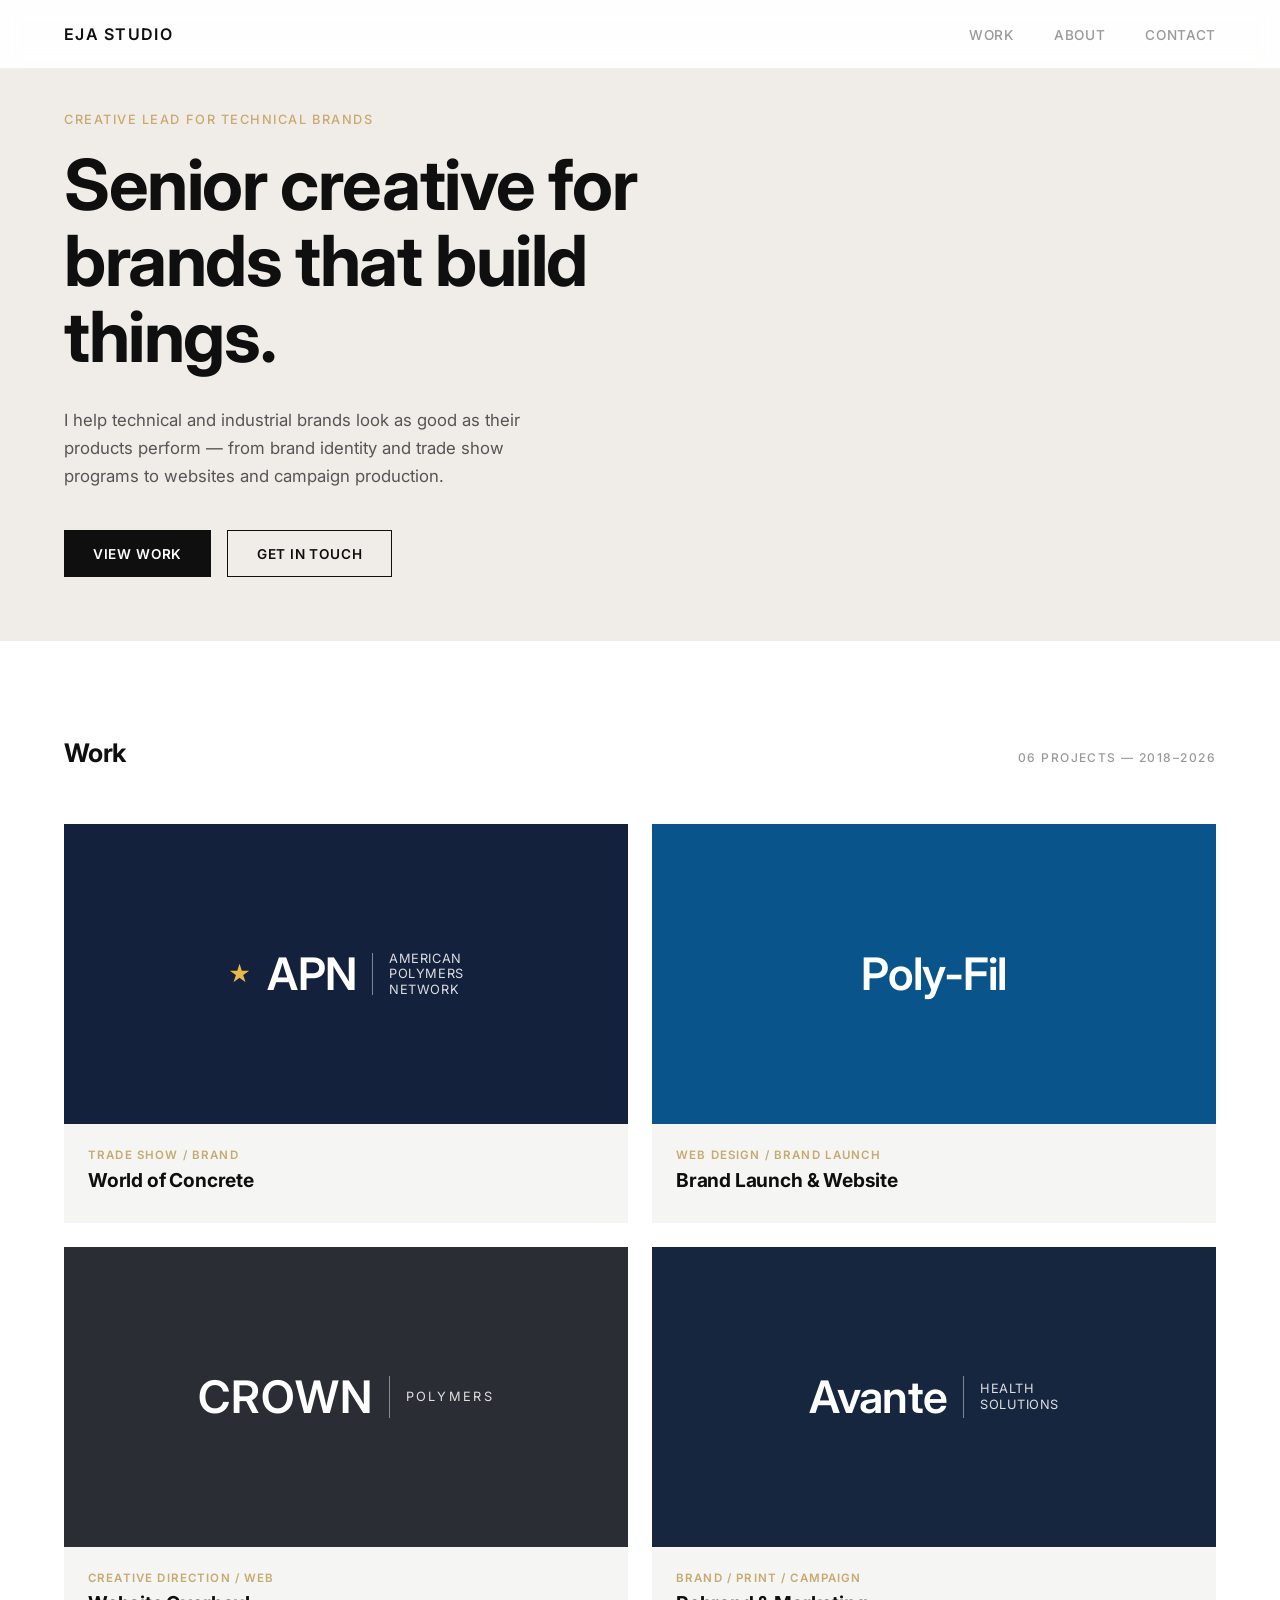
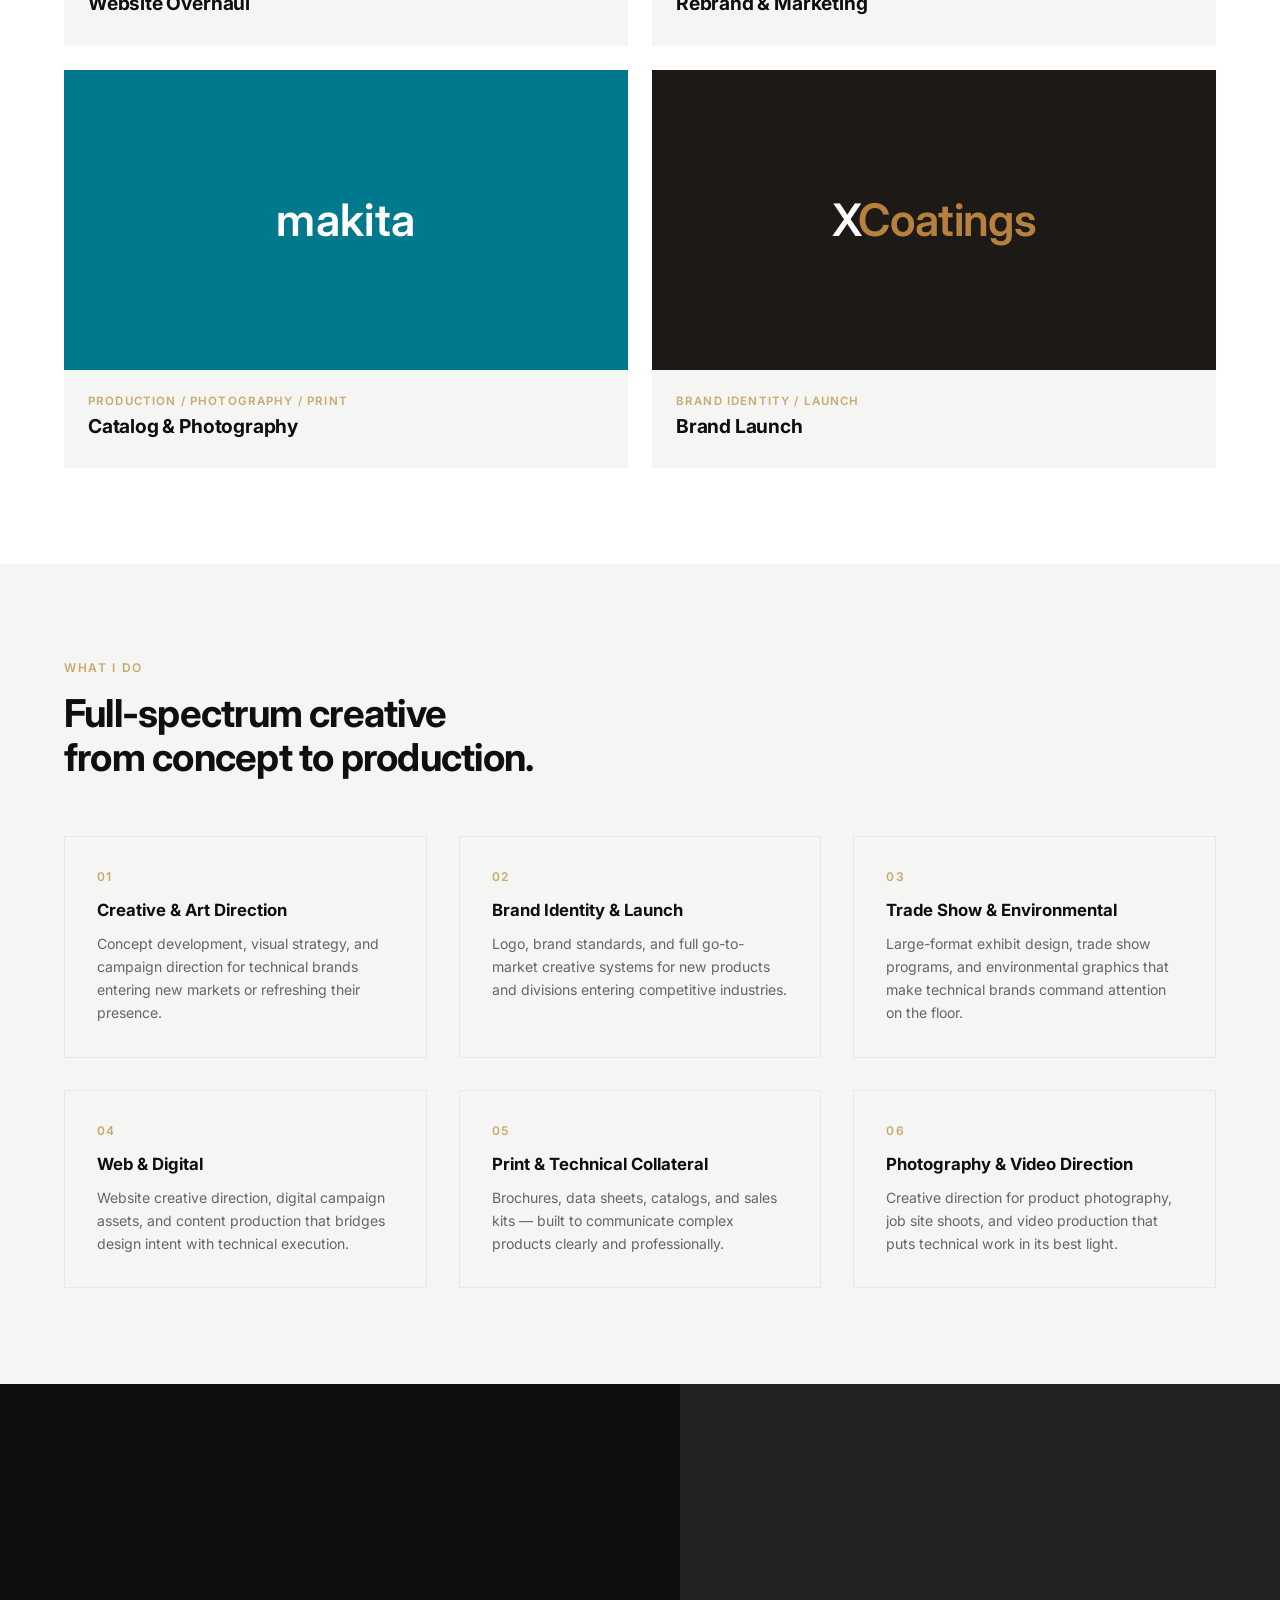
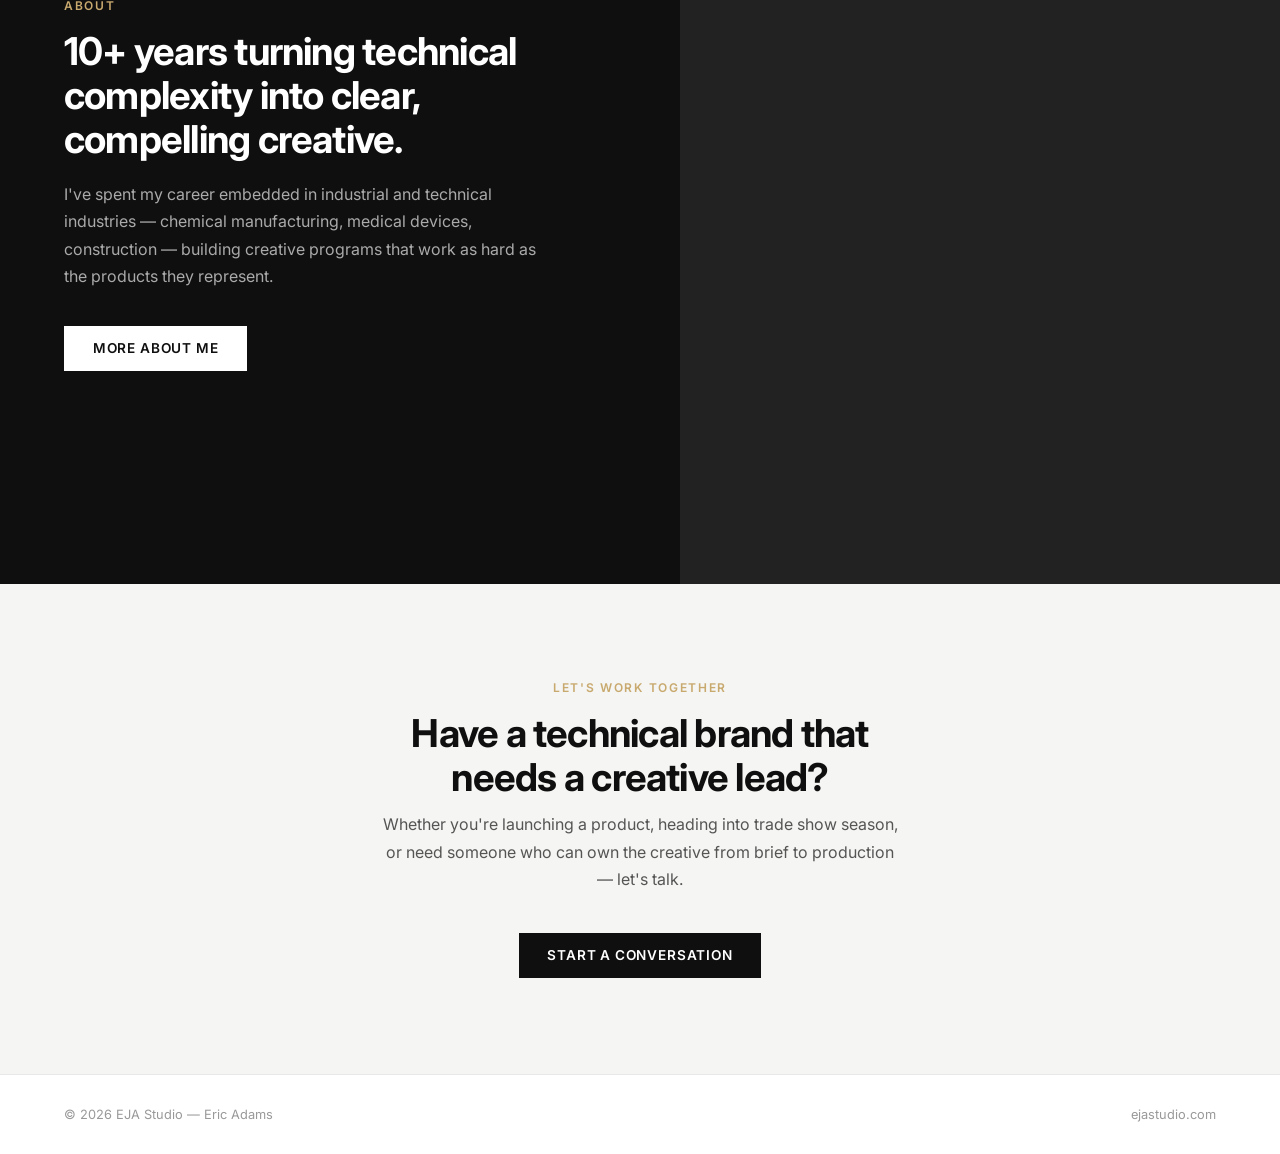
<file: index.html>
<!DOCTYPE html>
<html lang="en">
<head>
  <meta charset="UTF-8">
  <meta name="viewport" content="width=device-width, initial-scale=1.0">
  <title>EJA Studio — Creative Lead for Technical Brands</title>
  <link rel="preconnect" href="https://fonts.googleapis.com">
  <link rel="preconnect" href="https://fonts.gstatic.com" crossorigin>
  <link href="https://fonts.googleapis.com/css2?family=Inter:wght@400;500;600;700&display=swap" rel="stylesheet">
  <link rel="stylesheet" href="css/style.css">
</head>
<body>

  <nav>
    <a href="index.html" class="nav-logo">EJA Studio</a>
    <button class="nav-toggle" aria-label="Toggle navigation" aria-expanded="false">
      <span></span><span></span><span></span>
    </button>
    <ul class="nav-links">
      <li><a href="work.html">Work</a></li>
      <li><a href="about.html">About</a></li>
      <li><a href="contact.html">Contact</a></li>
    </ul>
  </nav>

  <!-- HERO -->
  <section class="hero">
    <p class="hero-eyebrow">Creative Lead for Technical Brands</p>
    <h1>Senior creative for brands that build things.</h1>
    <p class="hero-sub">I help technical and industrial brands look as good as their products perform — from brand identity and trade show programs to websites and campaign production.</p>
    <div class="hero-buttons">
      <a href="work.html" class="btn">View Work</a>
      <a href="contact.html" class="btn btn-outline">Get in Touch</a>
    </div>
  </section>

  <!-- SELECTED WORK -->
  <section>
    <div class="work-index">
      <span class="work-index-label">Work</span>
      <span class="work-index-meta">06 Projects — 2018&ndash;2026</span>
    </div>
    <div class="work-grid">

      <a href="case-apn.html" class="work-card">
        <div class="work-card-image work-card-logo work-card-logo--apn" style="height:300px;">
          <div class="brand-lockup">
            <span class="brand-star">&#9733;</span>
            <span class="brand-name">APN</span>
            <span class="brand-divider"></span>
            <span class="brand-sub">American<br>Polymers<br>Network</span>
          </div>
        </div>
        <div class="work-card-info">
          <p class="work-card-tag">Trade Show / Brand</p>
          <h3 class="work-card-title">World of Concrete</h3>
        </div>
      </a>

      <a href="case-polyfil.html" class="work-card">
        <div class="work-card-image work-card-logo work-card-logo--poly" style="height:300px;">
          <div class="brand-lockup">
            <span class="brand-name">Poly&#8209;Fil</span>
          </div>
        </div>
        <div class="work-card-info">
          <p class="work-card-tag">Web Design / Brand Launch</p>
          <h3 class="work-card-title">Brand Launch & Website</h3>
        </div>
      </a>

      <a href="case-crown.html" class="work-card">
        <div class="work-card-image work-card-logo work-card-logo--crown" style="height:300px;">
          <div class="brand-lockup">
            <span class="brand-name" style="letter-spacing:0.02em;">CROWN</span>
            <span class="brand-divider"></span>
            <span class="brand-sub" style="letter-spacing:0.18em;">Polymers</span>
          </div>
        </div>
        <div class="work-card-info">
          <p class="work-card-tag">Creative Direction / Web</p>
          <h3 class="work-card-title">Website Overhaul</h3>
        </div>
      </a>

      <a href="case-avante.html" class="work-card">
        <div class="work-card-image work-card-logo work-card-logo--avante" style="height:300px;">
          <div class="brand-lockup">
            <span class="brand-name">Avante</span>
            <span class="brand-divider"></span>
            <span class="brand-sub">Health<br>Solutions</span>
          </div>
        </div>
        <div class="work-card-info">
          <p class="work-card-tag">Brand / Print / Campaign</p>
          <h3 class="work-card-title">Rebrand & Marketing</h3>
        </div>
      </a>

      <a href="case-makita.html" class="work-card">
        <div class="work-card-image work-card-logo work-card-logo--makita" style="height:300px;">
          <div class="brand-lockup">
            <span class="brand-name" style="letter-spacing:0.01em;">makita</span>
          </div>
        </div>
        <div class="work-card-info">
          <p class="work-card-tag">Production / Photography / Print</p>
          <h3 class="work-card-title">Catalog & Photography</h3>
        </div>
      </a>

      <a href="case-xcoatings.html" class="work-card">
        <div class="work-card-image work-card-logo work-card-logo--xco" style="height:300px;">
          <div class="brand-lockup">
            <span class="brand-name">X<span class="brand-accent">Coatings</span></span>
          </div>
        </div>
        <div class="work-card-info">
          <p class="work-card-tag">Brand Identity / Launch</p>
          <h3 class="work-card-title">Brand Launch</h3>
        </div>
      </a>

    </div>
  </section>

  <!-- SERVICES -->
  <section class="bg-gray">
    <p class="section-label">What I Do</p>
    <h2 class="section-title">Full-spectrum creative<br>from concept to production.</h2>
    <div class="services-grid">
      <div class="service-item">
        <p class="service-number">01</p>
        <h3 class="service-title">Creative & Art Direction</h3>
        <p class="service-desc">Concept development, visual strategy, and campaign direction for technical brands entering new markets or refreshing their presence.</p>
      </div>
      <div class="service-item">
        <p class="service-number">02</p>
        <h3 class="service-title">Brand Identity & Launch</h3>
        <p class="service-desc">Logo, brand standards, and full go-to-market creative systems for new products and divisions entering competitive industries.</p>
      </div>
      <div class="service-item">
        <p class="service-number">03</p>
        <h3 class="service-title">Trade Show & Environmental</h3>
        <p class="service-desc">Large-format exhibit design, trade show programs, and environmental graphics that make technical brands command attention on the floor.</p>
      </div>
      <div class="service-item">
        <p class="service-number">04</p>
        <h3 class="service-title">Web & Digital</h3>
        <p class="service-desc">Website creative direction, digital campaign assets, and content production that bridges design intent with technical execution.</p>
      </div>
      <div class="service-item">
        <p class="service-number">05</p>
        <h3 class="service-title">Print & Technical Collateral</h3>
        <p class="service-desc">Brochures, data sheets, catalogs, and sales kits — built to communicate complex products clearly and professionally.</p>
      </div>
      <div class="service-item">
        <p class="service-number">06</p>
        <h3 class="service-title">Photography & Video Direction</h3>
        <p class="service-desc">Creative direction for product photography, job site shoots, and video production that puts technical work in its best light.</p>
      </div>
    </div>
  </section>

  <!-- ABOUT STRIP -->
  <section class="about-strip">
    <div class="about-strip-content">
      <p class="section-label">About</p>
      <h2 class="section-title">10+ years turning technical complexity into clear, compelling creative.</h2>
      <p class="section-body">I've spent my career embedded in industrial and technical industries — chemical manufacturing, medical devices, construction — building creative programs that work as hard as the products they represent.</p>
      <br>
      <a href="about.html" class="btn">More About Me</a>
    </div>
    <div class="about-image"></div>
  </section>

  <!-- CONTACT CTA -->
  <section class="contact-section">
    <p class="section-label">Let's Work Together</p>
    <h2 class="section-title">Have a technical brand that needs a creative lead?</h2>
    <p class="section-body">Whether you're launching a product, heading into trade show season, or need someone who can own the creative from brief to production — let's talk.</p>
    <div class="contact-links">
      <a href="contact.html" class="btn">Start a Conversation</a>
    </div>
  </section>

  <footer>
    <span>© 2026 EJA Studio — Eric Adams</span>
    <span>ejastudio.com</span>
  </footer>

  <script>
    var toggle = document.querySelector('.nav-toggle');
    var links = document.querySelector('.nav-links');
    toggle.addEventListener('click', function() {
      var open = links.classList.toggle('is-open');
      toggle.classList.toggle('is-open', open);
      toggle.setAttribute('aria-expanded', open);
    });

    (function() {
      var slides = Array.from(document.querySelectorAll('.hero-slide'));
      if (!slides.length) return;
      var cur = 0, paused = false, timer;
      function go(n) {
        slides[cur].classList.remove('active');
        cur = (n + slides.length) % slides.length;
        slides[cur].classList.add('active');
      }
      function start() { timer = setInterval(function() { if (!paused) go(cur + 1); }, 5000); }
      var right = document.querySelector('.hero-right');
      if (right) {
        right.addEventListener('mouseenter', function() { paused = true; });
        right.addEventListener('mouseleave', function() { paused = false; });
      }
      start();
    })();
  </script>
</body>
</html>
</file>
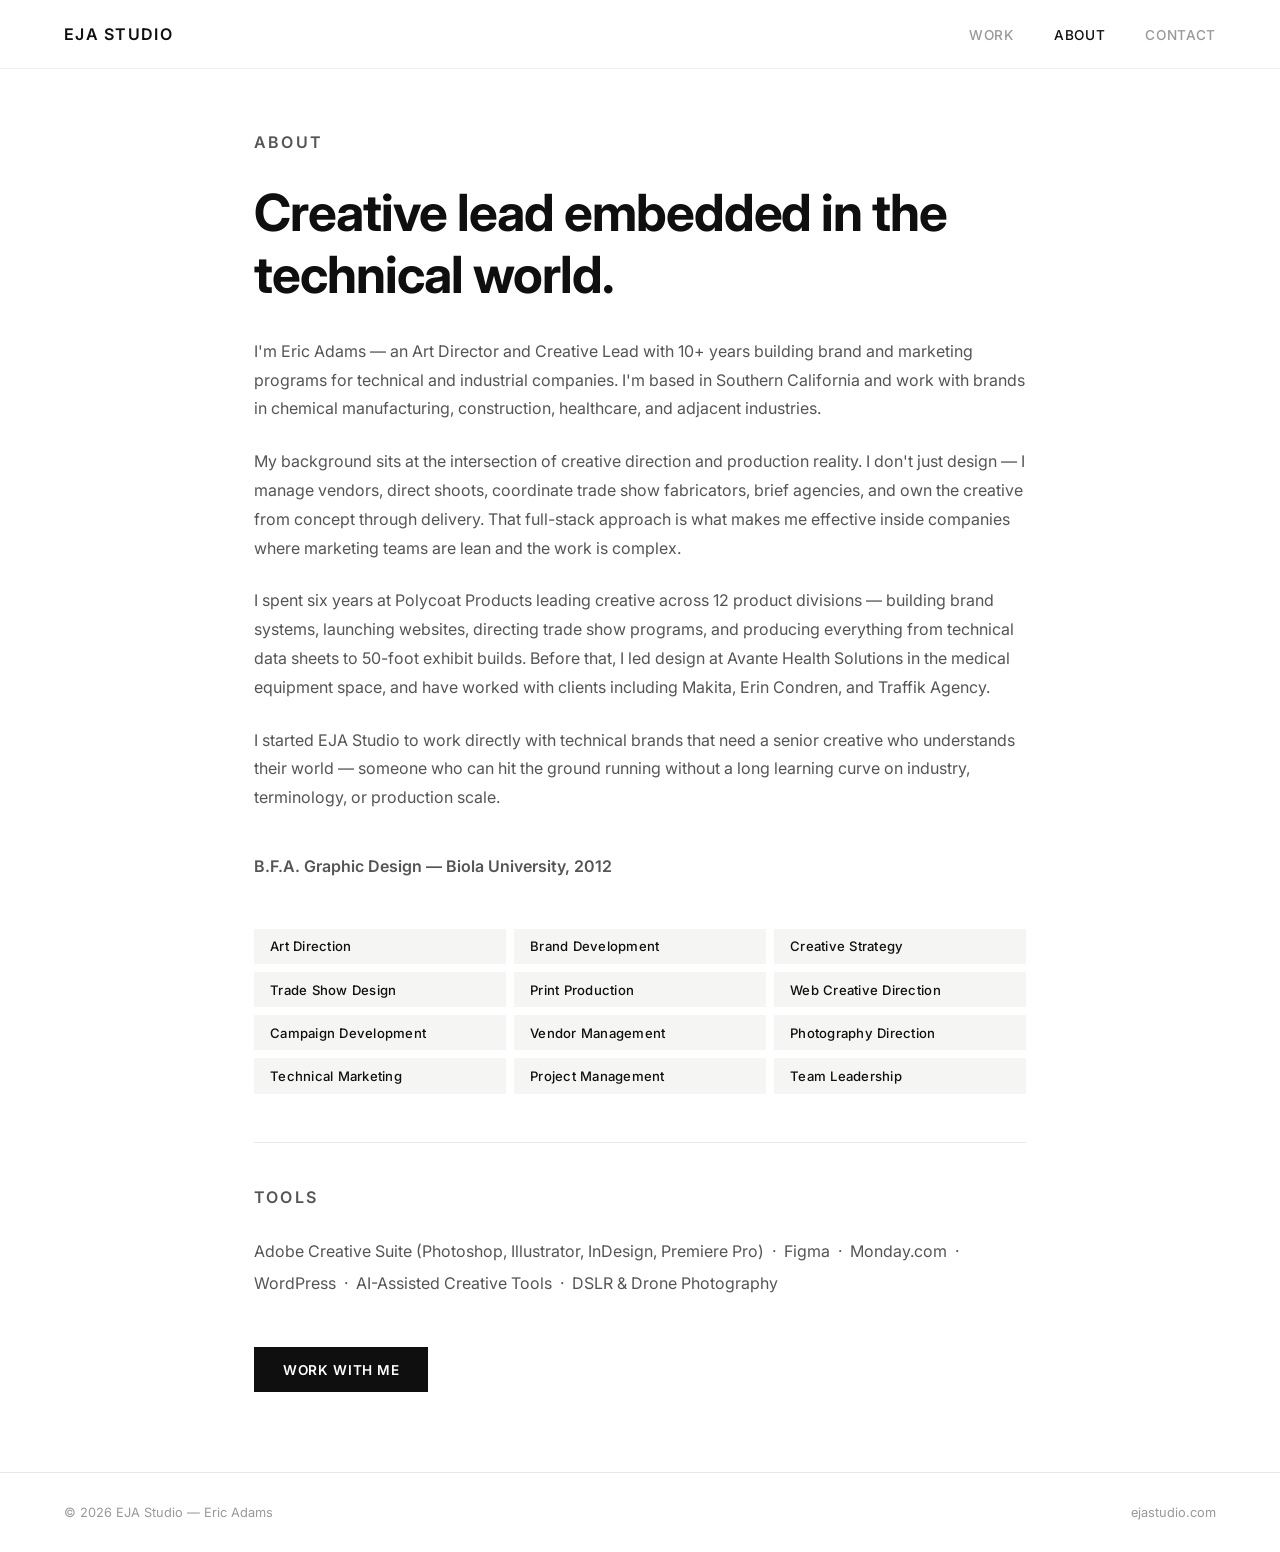
<file: about.html>
<!DOCTYPE html>
<html lang="en">
<head>
  <meta charset="UTF-8">
  <meta name="viewport" content="width=device-width, initial-scale=1.0">
  <title>About — EJA Studio</title>
  <link rel="preconnect" href="https://fonts.googleapis.com">
  <link rel="preconnect" href="https://fonts.gstatic.com" crossorigin>
  <link href="https://fonts.googleapis.com/css2?family=Inter:wght@400;500;600;700&display=swap" rel="stylesheet">
  <link rel="stylesheet" href="css/style.css">
</head>
<body>

  <nav>
    <a href="index.html" class="nav-logo">EJA Studio</a>
    <button class="nav-toggle" aria-label="Toggle navigation" aria-expanded="false">
      <span></span><span></span><span></span>
    </button>
    <ul class="nav-links">
      <li><a href="work.html">Work</a></li>
      <li><a href="about.html" class="active">About</a></li>
      <li><a href="contact.html">Contact</a></li>
    </ul>
  </nav>

  <div class="about-page">
    <p class="section-label">About</p>
    <h1>Creative lead embedded in the technical world.</h1>

    <p>I'm Eric Adams — an Art Director and Creative Lead with 10+ years building brand and marketing programs for technical and industrial companies. I'm based in Southern California and work with brands in chemical manufacturing, construction, healthcare, and adjacent industries.</p>

    <p>My background sits at the intersection of creative direction and production reality. I don't just design — I manage vendors, direct shoots, coordinate trade show fabricators, brief agencies, and own the creative from concept through delivery. That full-stack approach is what makes me effective inside companies where marketing teams are lean and the work is complex.</p>

    <p>I spent six years at Polycoat Products leading creative across 12 product divisions — building brand systems, launching websites, directing trade show programs, and producing everything from technical data sheets to 50-foot exhibit builds. Before that, I led design at Avante Health Solutions in the medical equipment space, and have worked with clients including Makita, Erin Condren, and Traffik Agency.</p>

    <p>I started EJA Studio to work directly with technical brands that need a senior creative who understands their world — someone who can hit the ground running without a long learning curve on industry, terminology, or production scale.</p>

    <p style="margin-top: 2.5rem; font-weight: 600;">B.F.A. Graphic Design — Biola University, 2012</p>

    <div class="skills-grid" style="margin-top: 3rem;">
      <span class="skill-tag">Art Direction</span>
      <span class="skill-tag">Brand Development</span>
      <span class="skill-tag">Creative Strategy</span>
      <span class="skill-tag">Trade Show Design</span>
      <span class="skill-tag">Print Production</span>
      <span class="skill-tag">Web Creative Direction</span>
      <span class="skill-tag">Campaign Development</span>
      <span class="skill-tag">Vendor Management</span>
      <span class="skill-tag">Photography Direction</span>
      <span class="skill-tag">Technical Marketing</span>
      <span class="skill-tag">Project Management</span>
      <span class="skill-tag">Team Leadership</span>
    </div>

    <div style="margin-top: 3rem; padding-top: 2.5rem; border-top: 1px solid #e8e8e8;">
      <p class="section-label">Tools</p>
      <p style="color: #555; line-height: 2;">Adobe Creative Suite (Photoshop, Illustrator, InDesign, Premiere Pro) &nbsp;·&nbsp; Figma &nbsp;·&nbsp; Monday.com &nbsp;·&nbsp; WordPress &nbsp;·&nbsp; AI-Assisted Creative Tools &nbsp;·&nbsp; DSLR &amp; Drone Photography</p>
    </div>

    <div style="margin-top: 3rem;">
      <a href="contact.html" class="btn">Work With Me</a>
    </div>
  </div>

  <footer>
    <span>© 2026 EJA Studio — Eric Adams</span>
    <span>ejastudio.com</span>
  </footer>

  <script>
    var toggle = document.querySelector('.nav-toggle');
    var links = document.querySelector('.nav-links');
    toggle.addEventListener('click', function() {
      var open = links.classList.toggle('is-open');
      toggle.classList.toggle('is-open', open);
      toggle.setAttribute('aria-expanded', open);
    });
  </script>
</body>
</html>
</file>
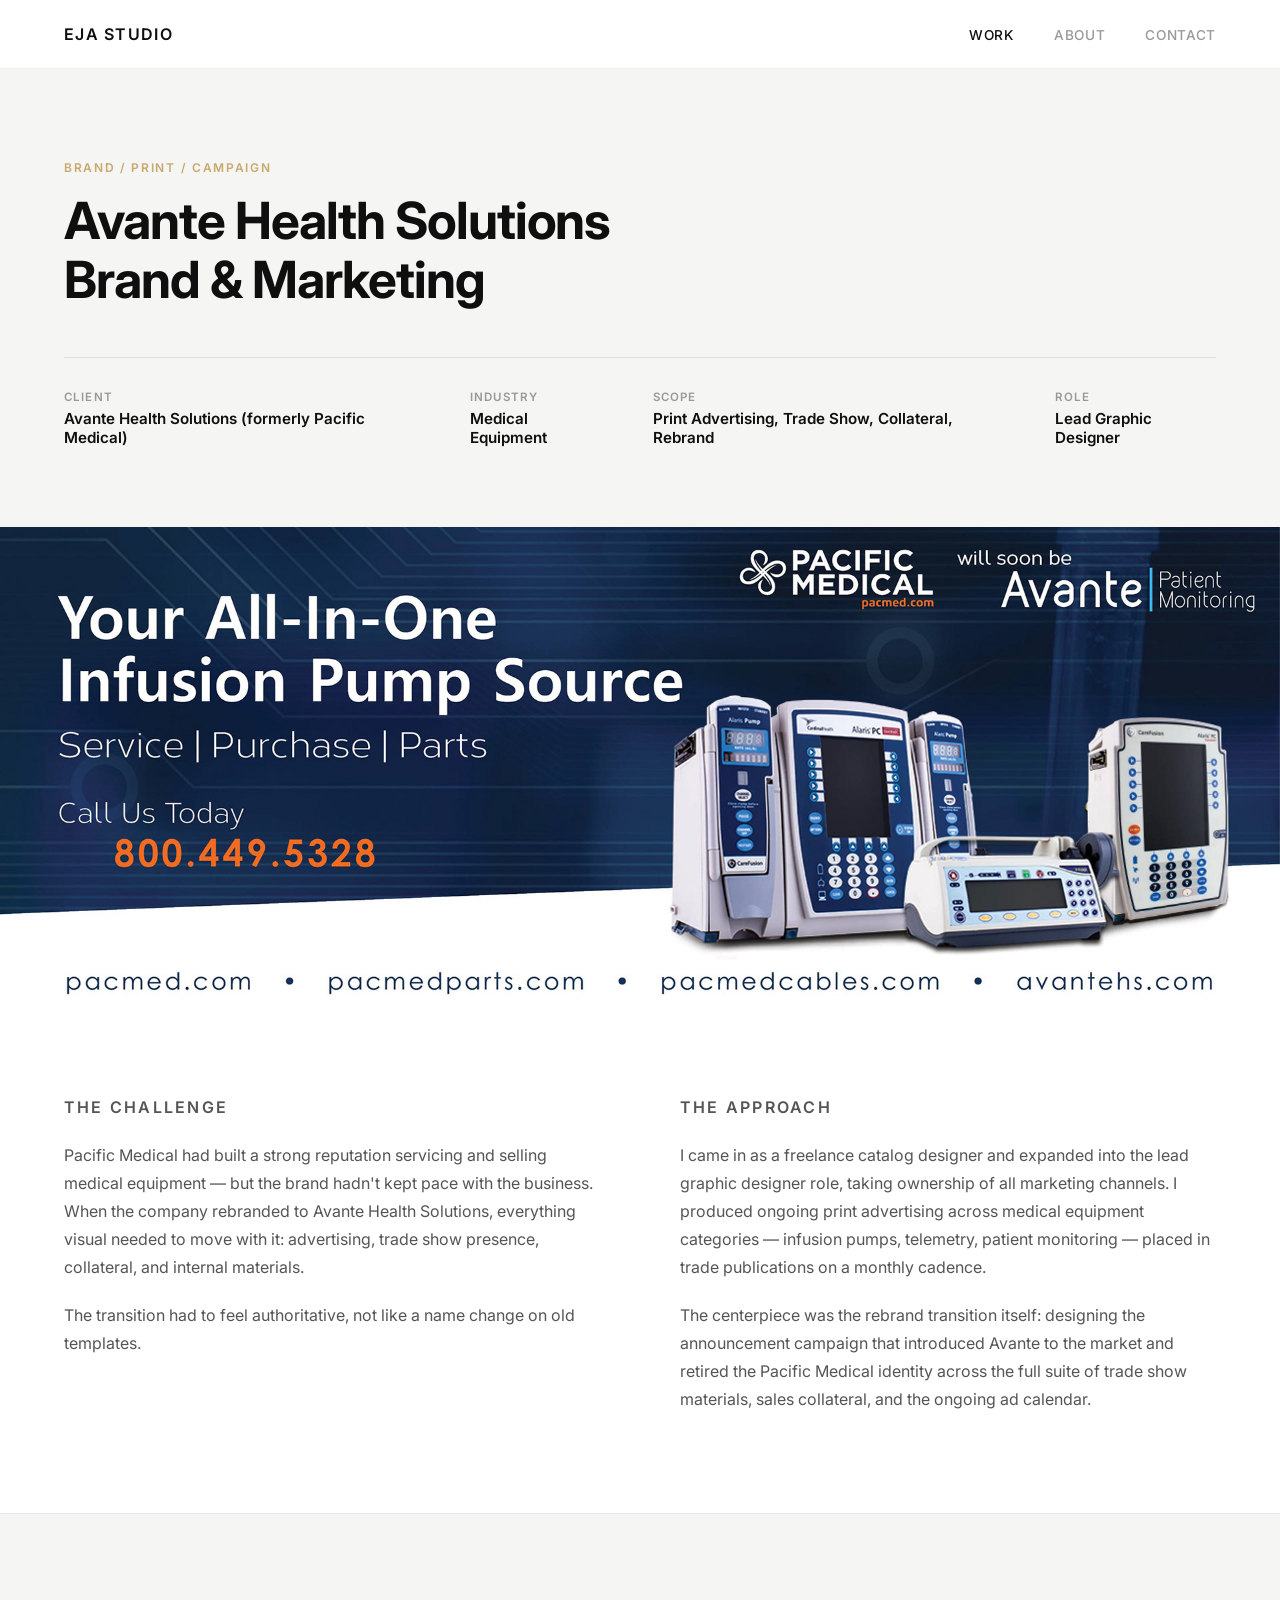
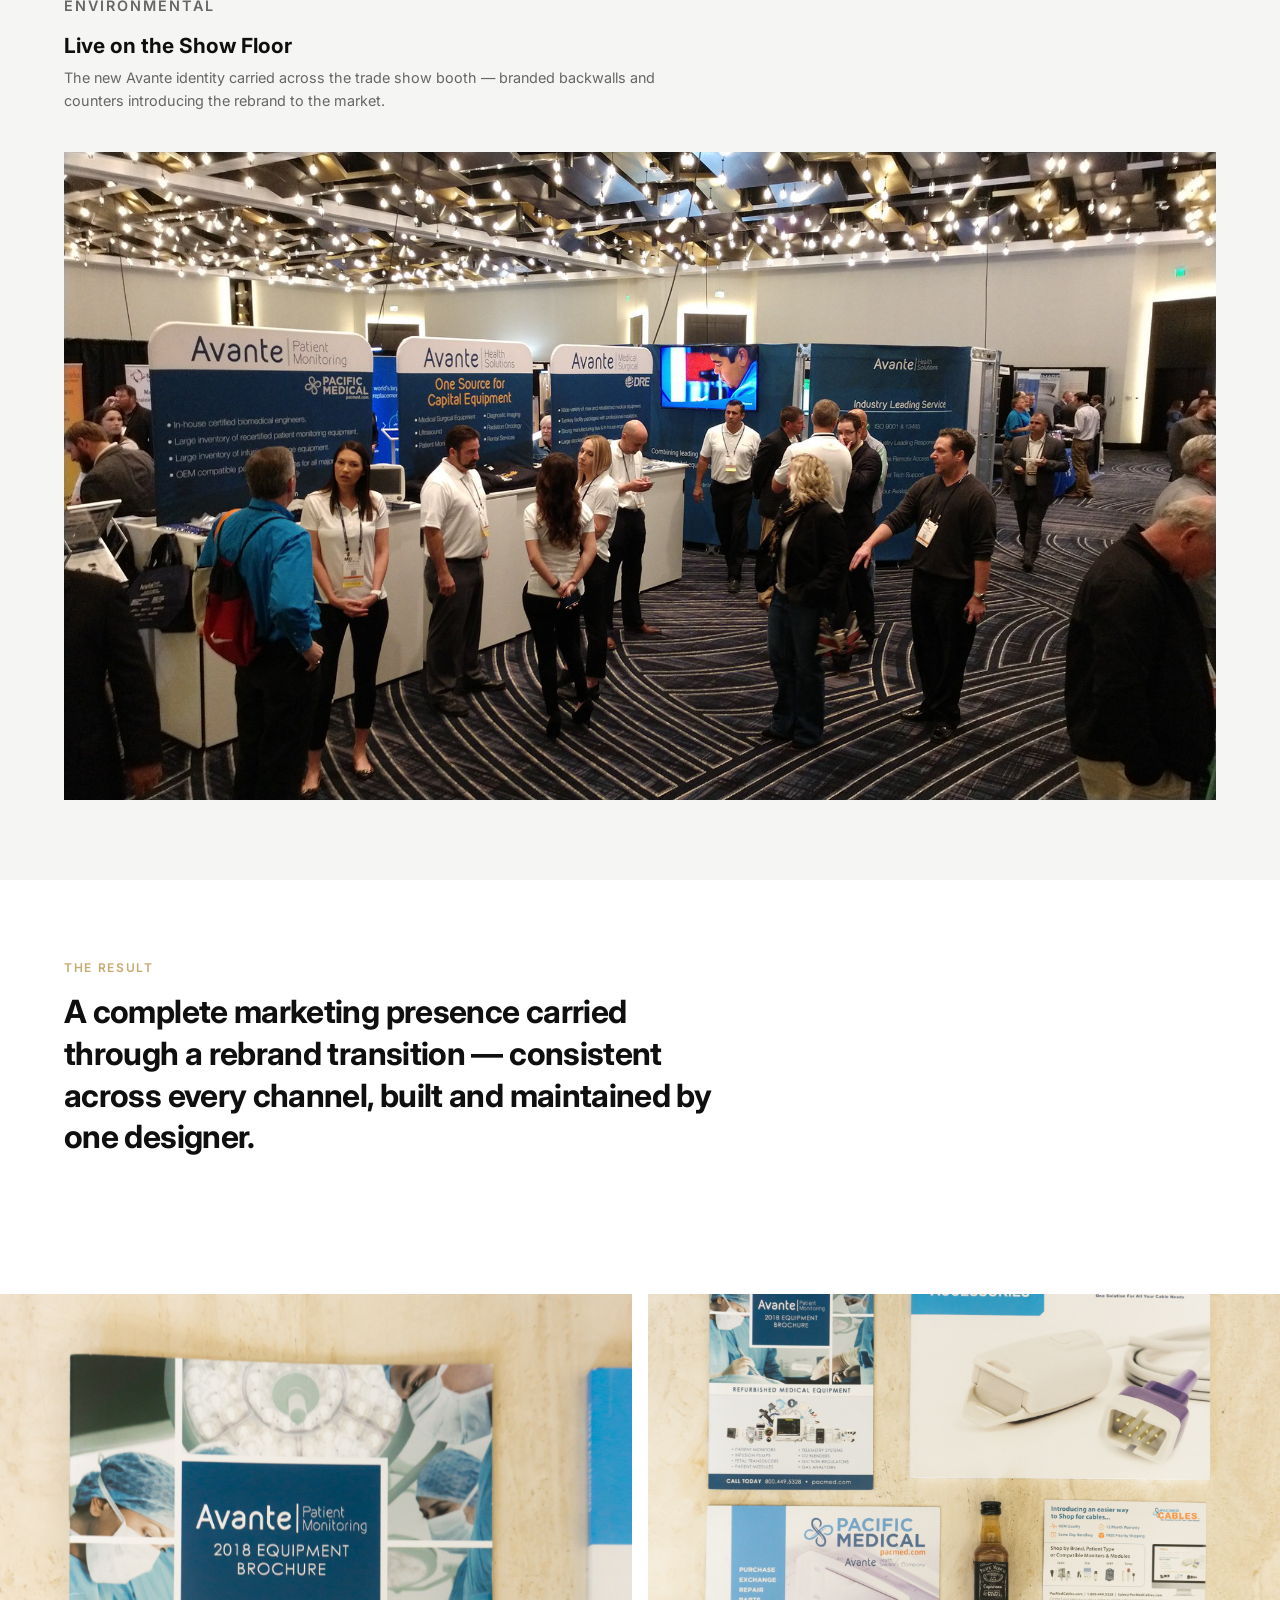
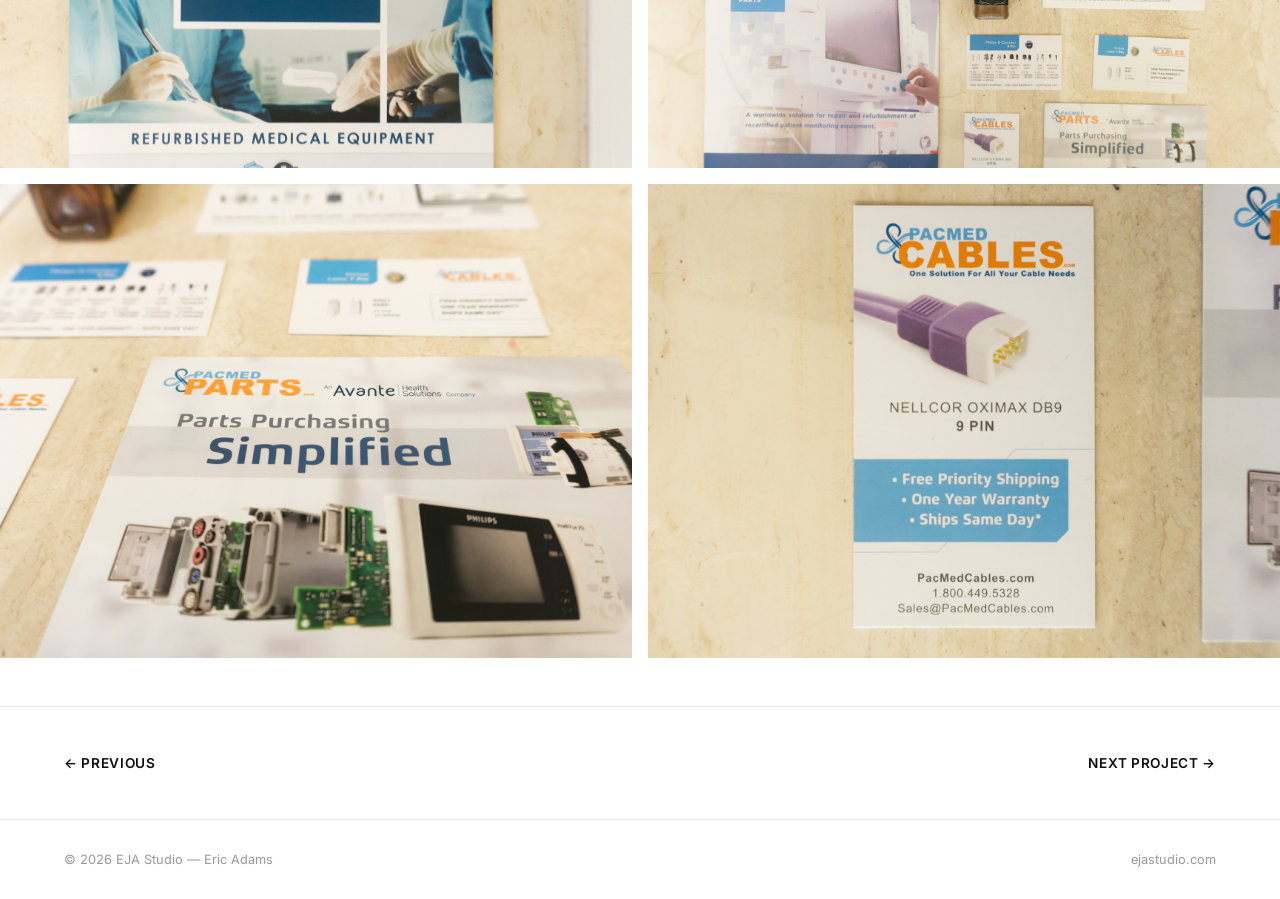
<file: case-avante.html>
<!DOCTYPE html>
<html lang="en">
<head>
  <meta charset="UTF-8">
  <meta name="viewport" content="width=device-width, initial-scale=1.0">
  <title>Avante Health Solutions — Brand & Marketing — EJA Studio</title>
  <link rel="preconnect" href="https://fonts.googleapis.com">
  <link rel="preconnect" href="https://fonts.gstatic.com" crossorigin>
  <link href="https://fonts.googleapis.com/css2?family=Inter:wght@400;500;600;700&display=swap" rel="stylesheet">
  <link rel="stylesheet" href="css/style.css">
</head>
<body>

  <nav>
    <a href="index.html" class="nav-logo">EJA Studio</a>
    <button class="nav-toggle" aria-label="Toggle navigation" aria-expanded="false">
      <span></span><span></span><span></span>
    </button>
    <ul class="nav-links">
      <li><a href="work.html" class="active">Work</a></li>
      <li><a href="about.html">About</a></li>
      <li><a href="contact.html">Contact</a></li>
    </ul>
  </nav>

  <!-- HERO -->
  <div class="case-hero">
    <p class="section-label">Brand / Print / Campaign</p>
    <h1 class="section-title case-hero-title">Avante Health Solutions<br>Brand & Marketing</h1>
    <div class="case-hero-meta">
      <div class="case-meta-item">
        <p class="case-meta-label">Client</p>
        <p class="case-meta-value">Avante Health Solutions (formerly Pacific Medical)</p>
      </div>
      <div class="case-meta-item">
        <p class="case-meta-label">Industry</p>
        <p class="case-meta-value">Medical Equipment</p>
      </div>
      <div class="case-meta-item">
        <p class="case-meta-label">Scope</p>
        <p class="case-meta-value">Print Advertising, Trade Show, Collateral, Rebrand</p>
      </div>
      <div class="case-meta-item">
        <p class="case-meta-label">Role</p>
        <p class="case-meta-value">Lead Graphic Designer</p>
      </div>
    </div>
  </div>

  <!-- HERO IMAGE — the rebrand moment -->
  <img src="images/avante/pacmed/pacmed-03.jpg" alt="Pacific Medical 'will soon be Avante' infusion pump campaign — the rebrand transition" class="case-photo-full" style="margin-bottom:0; aspect-ratio:auto; height:auto; object-fit:contain;">

  <!-- CHALLENGE + APPROACH -->
  <div class="case-overview">
    <div class="case-overview-col">
      <p class="section-label">The Challenge</p>
      <p>Pacific Medical had built a strong reputation servicing and selling medical equipment — but the brand hadn't kept pace with the business. When the company rebranded to Avante Health Solutions, everything visual needed to move with it: advertising, trade show presence, collateral, and internal materials.</p>
      <p>The transition had to feel authoritative, not like a name change on old templates.</p>
    </div>
    <div class="case-overview-col">
      <p class="section-label">The Approach</p>
      <p>I came in as a freelance catalog designer and expanded into the lead graphic designer role, taking ownership of all marketing channels. I produced ongoing print advertising across medical equipment categories — infusion pumps, telemetry, patient monitoring — placed in trade publications on a monthly cadence.</p>
      <p>The centerpiece was the rebrand transition itself: designing the announcement campaign that introduced Avante to the market and retired the Pacific Medical identity across the full suite of trade show materials, sales collateral, and the ongoing ad calendar.</p>
    </div>
  </div>

  <!-- TRADE SHOW -->
  <div class="case-process">
    <div class="case-process-label">
      <p class="section-label">Environmental</p>
      <h3>Live on the Show Floor</h3>
      <p>The new Avante identity carried across the trade show booth — branded backwalls and counters introducing the rebrand to the market.</p>
    </div>
    <img src="images/avante/pacmed/pacmed-01.jpg" alt="Avante-branded trade show booth on the show floor">
  </div>

  <!-- RESULT + COLLATERAL GRID -->
  <div class="case-result-intro">
    <p class="section-label">The Result</p>
    <h2>A complete marketing presence carried through a rebrand transition — consistent across every channel, built and maintained by one designer.</h2>
  </div>

  <div class="case-image-grid">
    <img src="images/avante/pacmed/pacmed-06.jpg" alt="Avante 2018 Equipment Brochure cover">
    <img src="images/avante/pacmed/pacmed-04.jpg" alt="Full suite of Avante and Pacific Medical print collateral">
    <img src="images/avante/pacmed/pacmed-02.jpg" alt="Parts purchasing collateral — detail">
    <img src="images/avante/pacmed/pacmed-08.jpg" alt="PacMed Cables product rack card">
  </div>

  <div class="case-nav">
    <a href="case-polyfil.html">← Previous</a>
    <a href="case-crown.html">Next Project →</a>
  </div>

  <footer>
    <span>© 2026 EJA Studio — Eric Adams</span>
    <span>ejastudio.com</span>
  </footer>

  <script>
    var toggle = document.querySelector('.nav-toggle');
    var links = document.querySelector('.nav-links');
    toggle.addEventListener('click', function() {
      var open = links.classList.toggle('is-open');
      toggle.classList.toggle('is-open', open);
      toggle.setAttribute('aria-expanded', open);
    });
  </script>
</body>
</html>
</file>
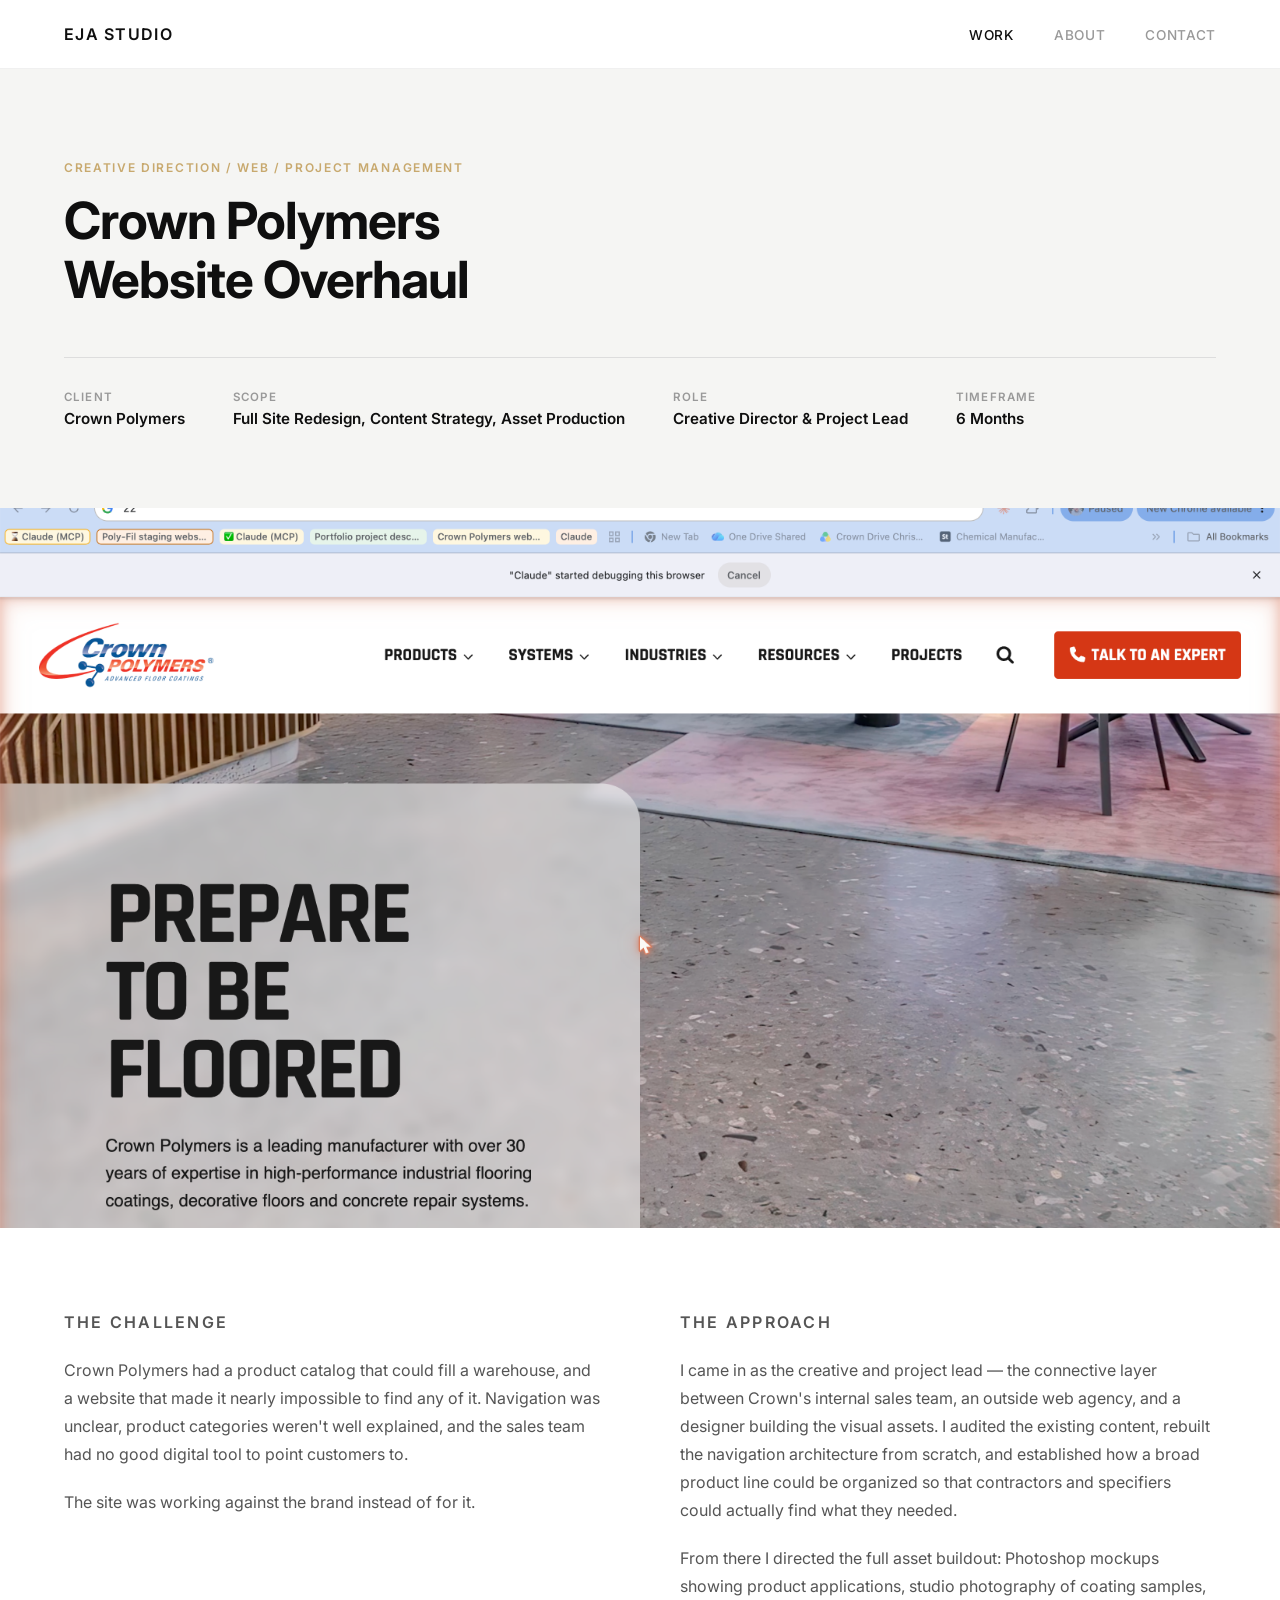
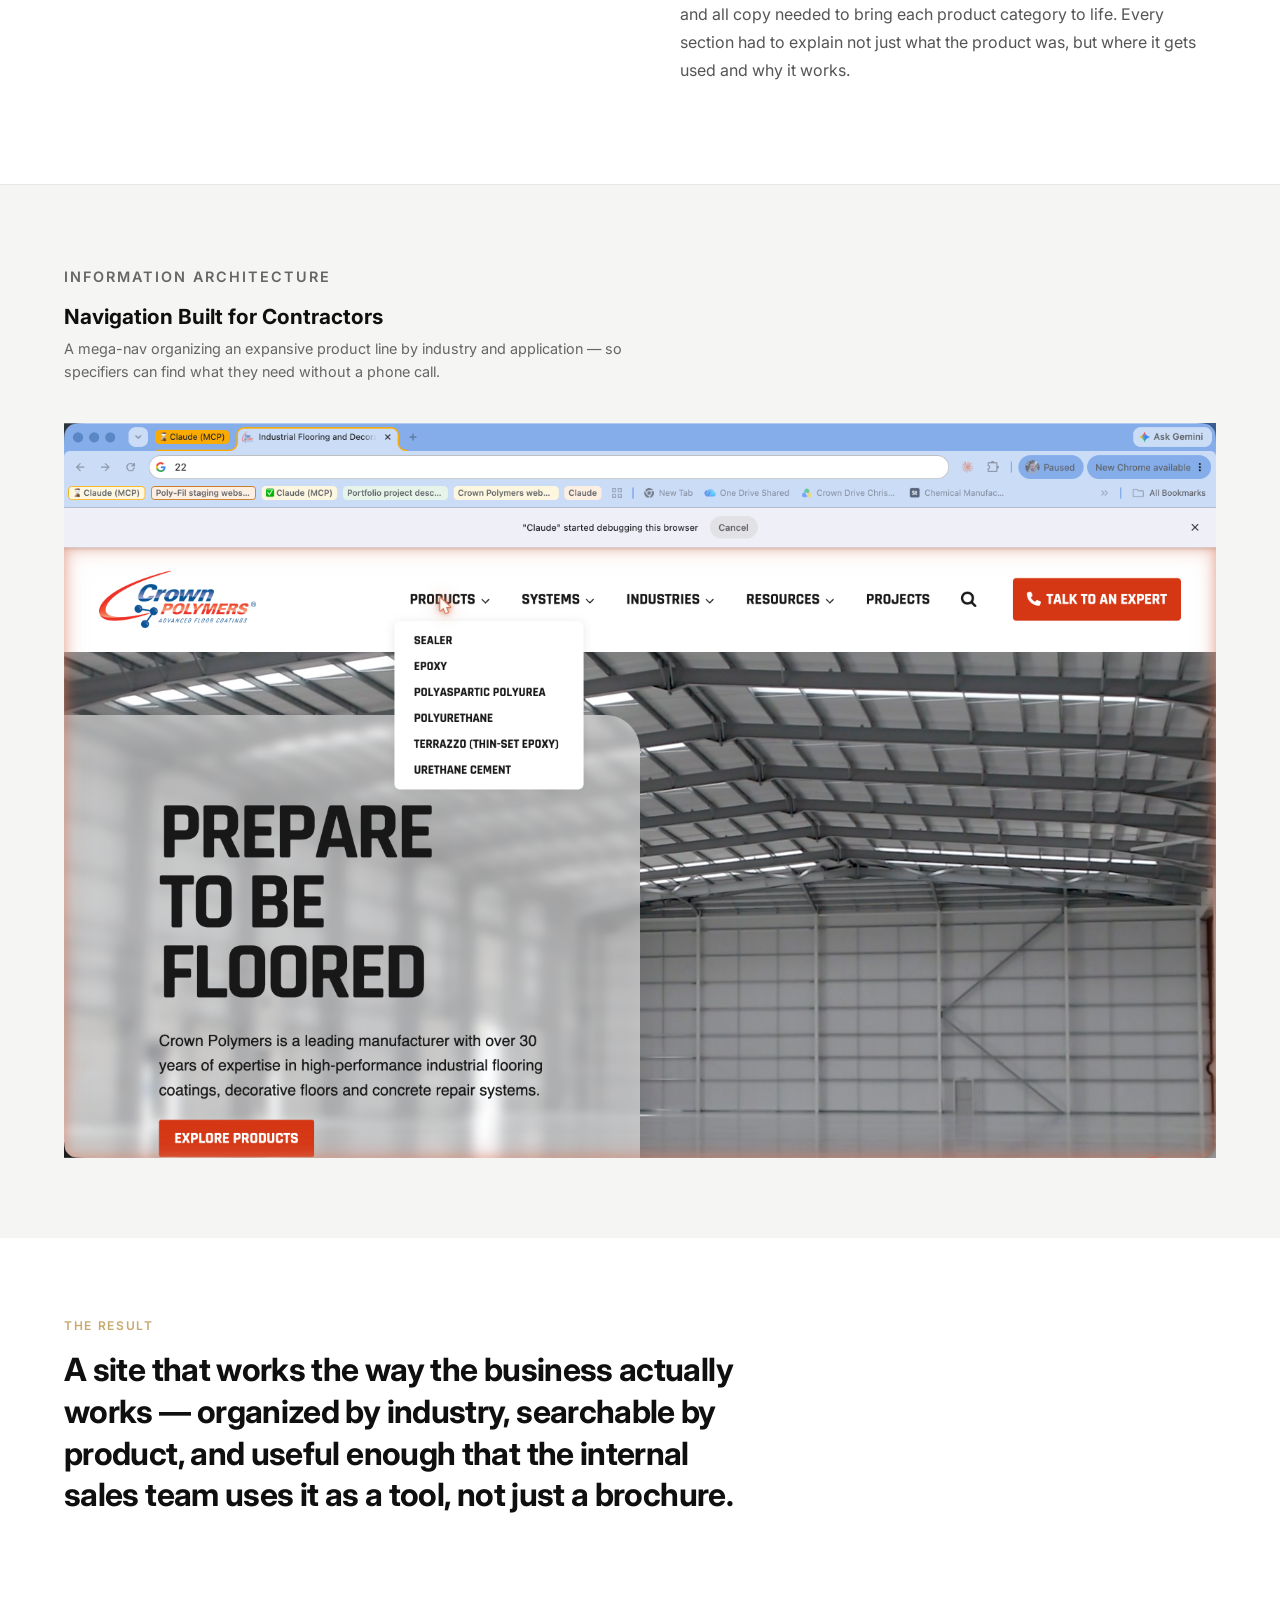
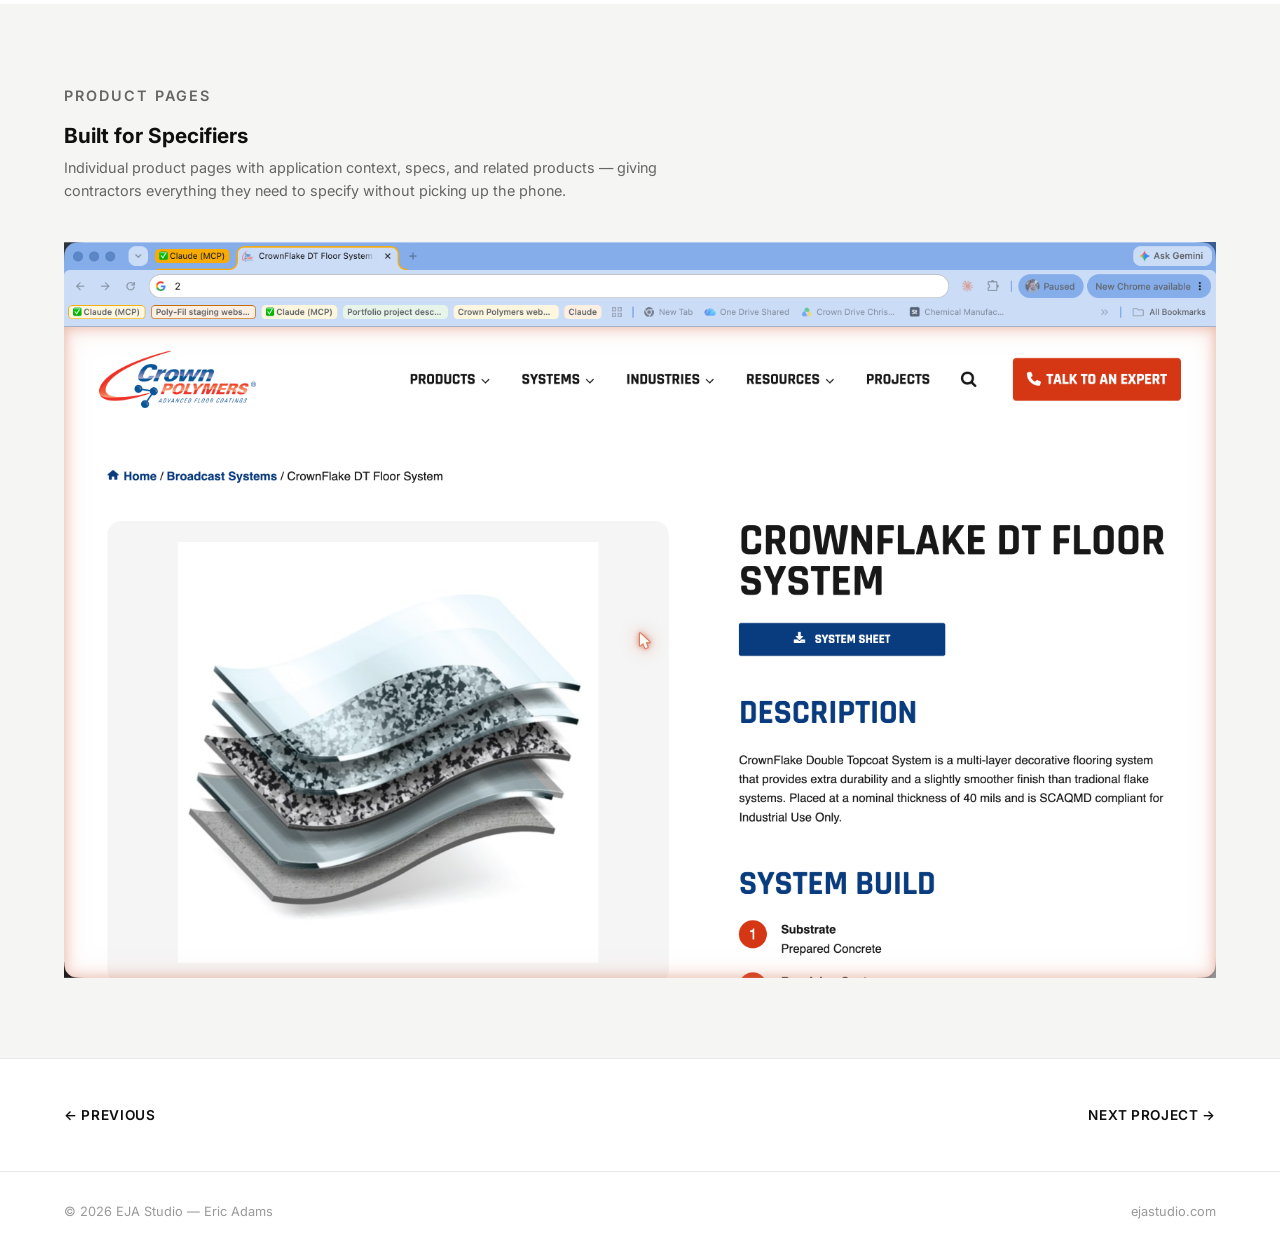
<file: case-crown.html>
<!DOCTYPE html>
<html lang="en">
<head>
  <meta charset="UTF-8">
  <meta name="viewport" content="width=device-width, initial-scale=1.0">
  <title>Crown Polymers — Website Overhaul — EJA Studio</title>
  <link rel="preconnect" href="https://fonts.googleapis.com">
  <link rel="preconnect" href="https://fonts.gstatic.com" crossorigin>
  <link href="https://fonts.googleapis.com/css2?family=Inter:wght@400;500;600;700&display=swap" rel="stylesheet">
  <link rel="stylesheet" href="css/style.css">
</head>
<body>

  <nav>
    <a href="index.html" class="nav-logo">EJA Studio</a>
    <button class="nav-toggle" aria-label="Toggle navigation" aria-expanded="false">
      <span></span><span></span><span></span>
    </button>
    <ul class="nav-links">
      <li><a href="work.html" class="active">Work</a></li>
      <li><a href="about.html">About</a></li>
      <li><a href="contact.html">Contact</a></li>
    </ul>
  </nav>

  <!-- HERO -->
  <div class="case-hero">
    <p class="section-label">Creative Direction / Web / Project Management</p>
    <h1 class="section-title case-hero-title">Crown Polymers<br>Website Overhaul</h1>
    <div class="case-hero-meta">
      <div class="case-meta-item">
        <p class="case-meta-label">Client</p>
        <p class="case-meta-value">Crown Polymers</p>
      </div>
      <div class="case-meta-item">
        <p class="case-meta-label">Scope</p>
        <p class="case-meta-value">Full Site Redesign, Content Strategy, Asset Production</p>
      </div>
      <div class="case-meta-item">
        <p class="case-meta-label">Role</p>
        <p class="case-meta-value">Creative Director & Project Lead</p>
      </div>
      <div class="case-meta-item">
        <p class="case-meta-label">Timeframe</p>
        <p class="case-meta-value">6 Months</p>
      </div>
    </div>
  </div>

  <!-- HERO IMAGE -->
  <img src="images/crown/Crown_Homepage.png" alt="Crown Polymers website — Prepare to Be Floored homepage" class="case-photo-full" style="margin-bottom:0;">

  <!-- CHALLENGE + APPROACH -->
  <div class="case-overview">
    <div class="case-overview-col">
      <p class="section-label">The Challenge</p>
      <p>Crown Polymers had a product catalog that could fill a warehouse, and a website that made it nearly impossible to find any of it. Navigation was unclear, product categories weren't well explained, and the sales team had no good digital tool to point customers to.</p>
      <p>The site was working against the brand instead of for it.</p>
    </div>
    <div class="case-overview-col">
      <p class="section-label">The Approach</p>
      <p>I came in as the creative and project lead — the connective layer between Crown's internal sales team, an outside web agency, and a designer building the visual assets. I audited the existing content, rebuilt the navigation architecture from scratch, and established how a broad product line could be organized so that contractors and specifiers could actually find what they needed.</p>
      <p>From there I directed the full asset buildout: Photoshop mockups showing product applications, studio photography of coating samples, and all copy needed to bring each product category to life. Every section had to explain not just what the product was, but where it gets used and why it works.</p>
    </div>
  </div>

  <!-- NAVIGATION ARCHITECTURE -->
  <div class="case-process">
    <div class="case-process-label">
      <p class="section-label">Information Architecture</p>
      <h3>Navigation Built for Contractors</h3>
      <p>A mega-nav organizing an expansive product line by industry and application — so specifiers can find what they need without a phone call.</p>
    </div>
    <img src="images/crown/Crown_MegaNav_Products.png" alt="Crown Polymers mega navigation — product categories">
  </div>

  <!-- RESULT -->
  <div class="case-result-intro">
    <p class="section-label">The Result</p>
    <h2>A site that works the way the business actually works — organized by industry, searchable by product, and useful enough that the internal sales team uses it as a tool, not just a brochure.</h2>
  </div>

  <div class="case-process">
    <div class="case-process-label">
      <p class="section-label">Product Pages</p>
      <h3>Built for Specifiers</h3>
      <p>Individual product pages with application context, specs, and related products — giving contractors everything they need to specify without picking up the phone.</p>
    </div>
    <img src="images/crown/Crown_ProductInterior_Epoxy.png" alt="Crown Polymers product interior page — CrownFlake DT Floor System">
  </div>

  <div class="case-nav">
    <a href="case-avante.html">← Previous</a>
    <a href="case-makita.html">Next Project →</a>
  </div>

  <footer>
    <span>© 2026 EJA Studio — Eric Adams</span>
    <span>ejastudio.com</span>
  </footer>

  <script>
    var toggle = document.querySelector('.nav-toggle');
    var links = document.querySelector('.nav-links');
    toggle.addEventListener('click', function() {
      var open = links.classList.toggle('is-open');
      toggle.classList.toggle('is-open', open);
      toggle.setAttribute('aria-expanded', open);
    });
  </script>
</body>
</html>
</file>
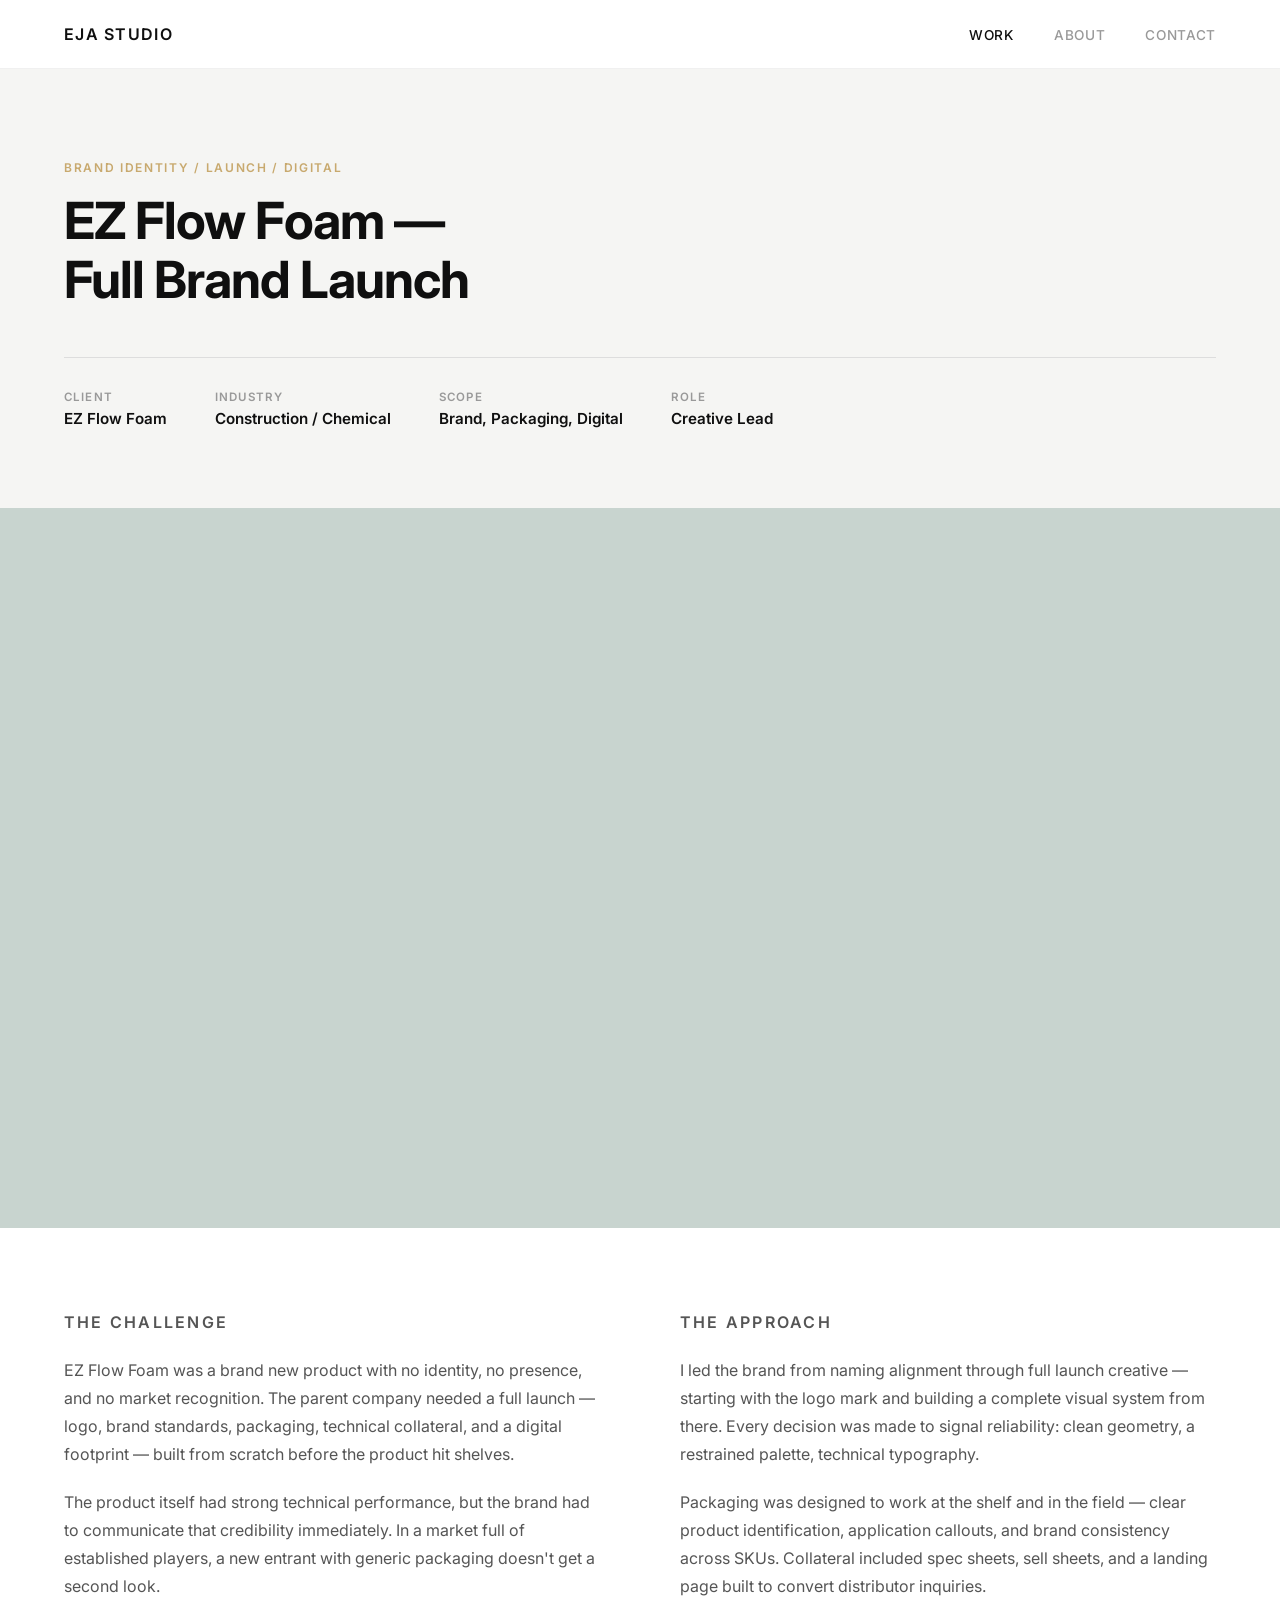
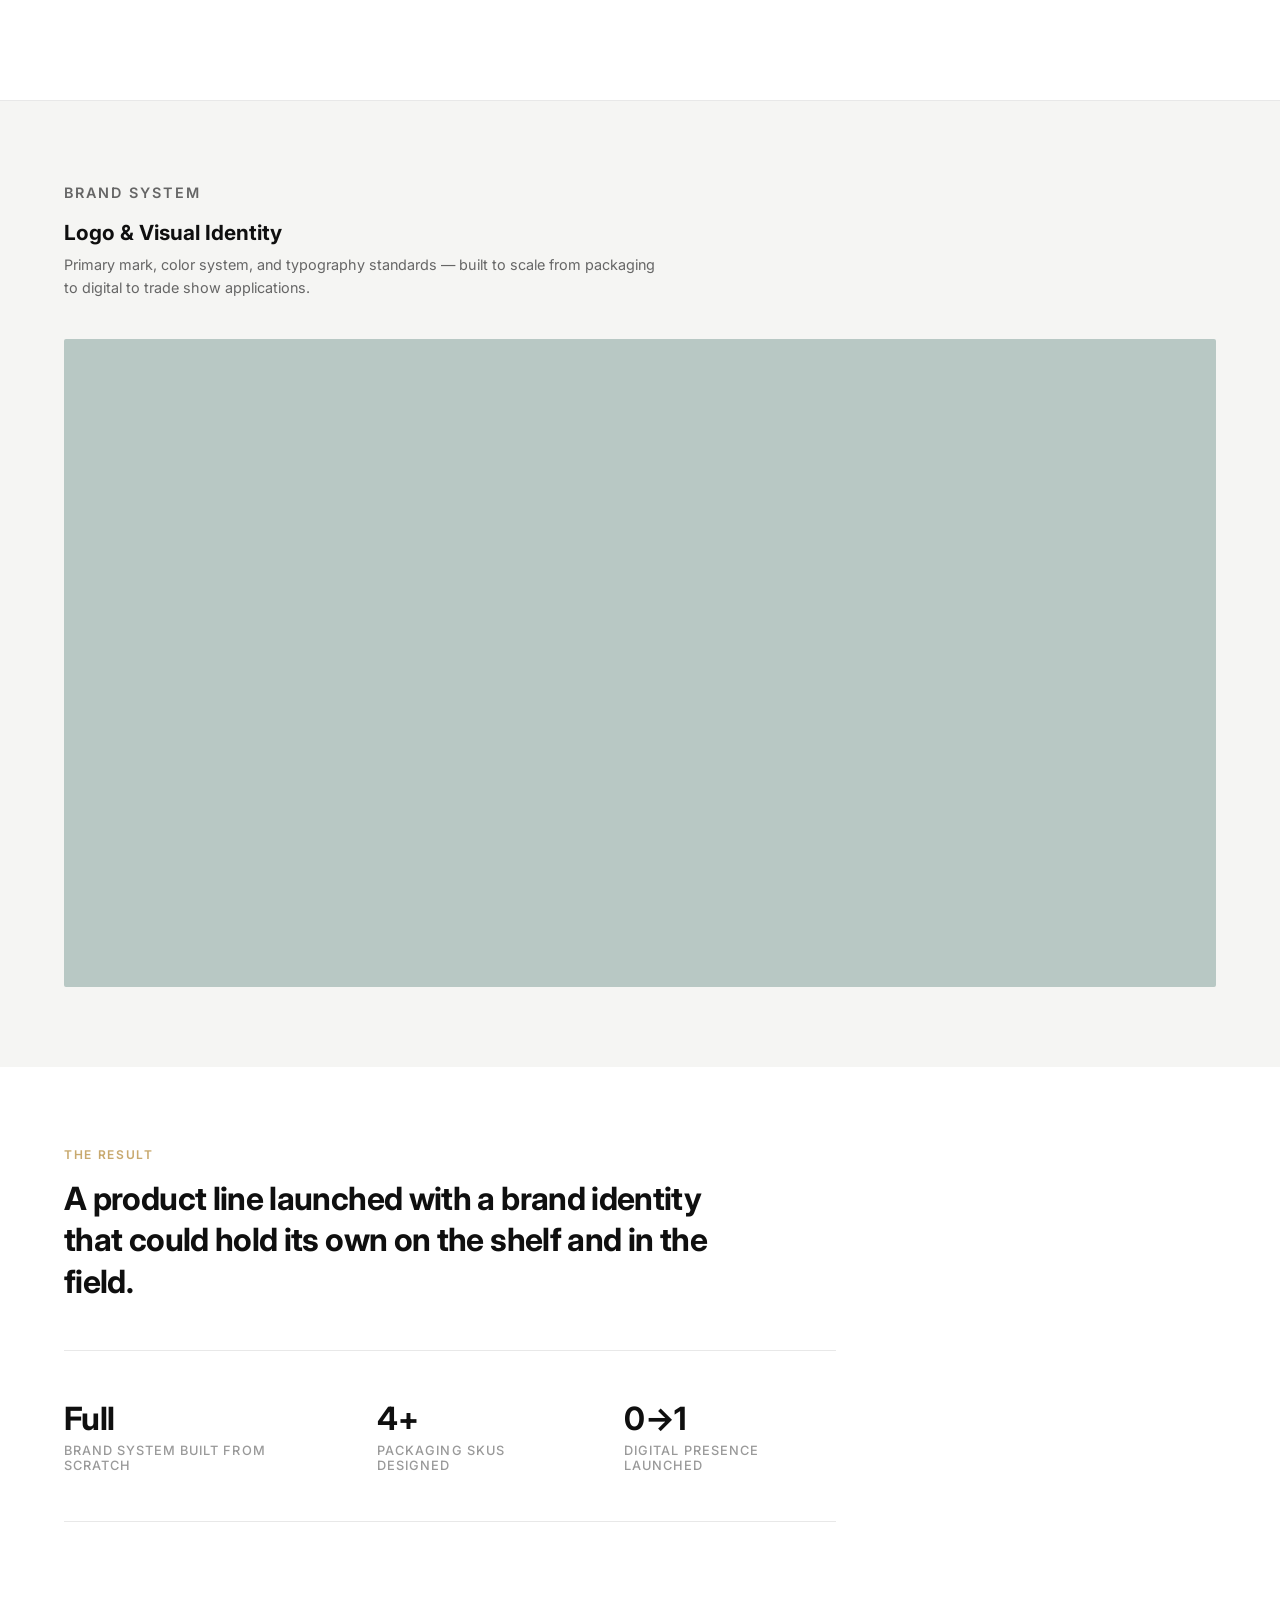
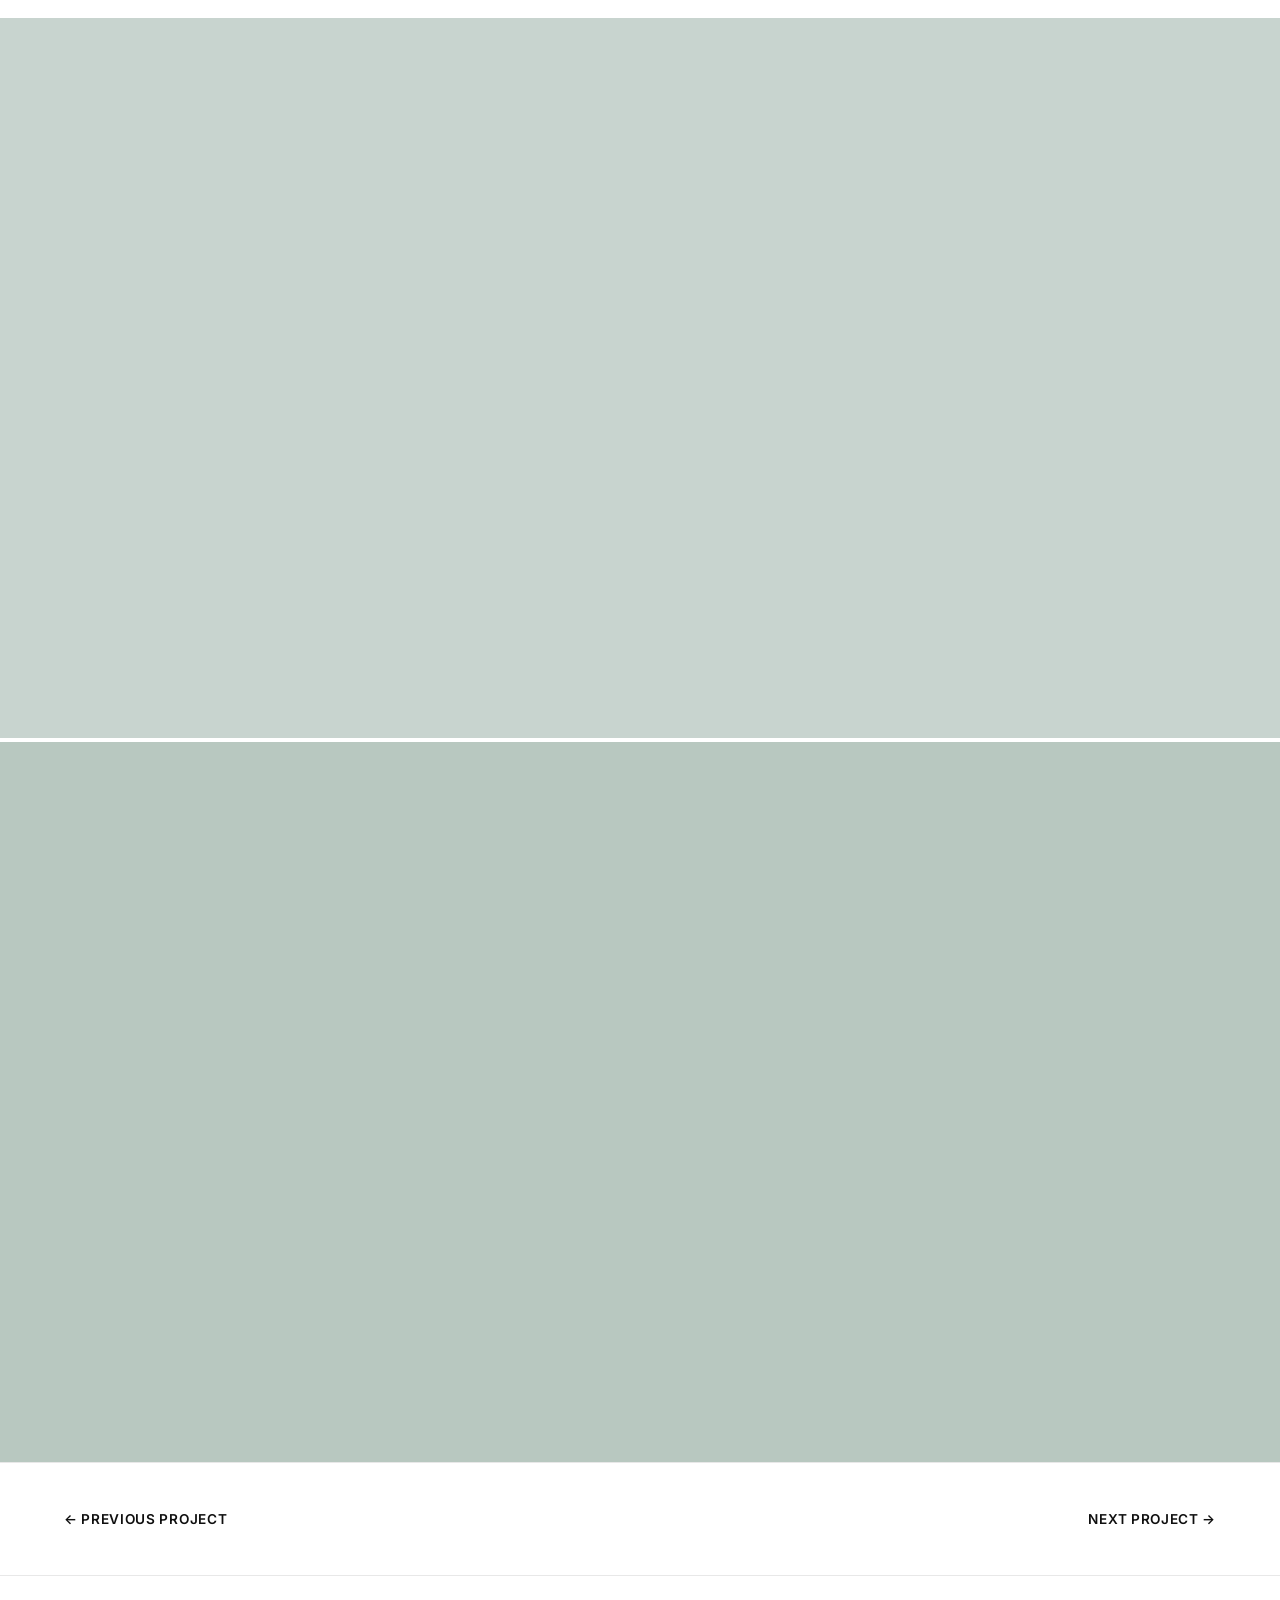
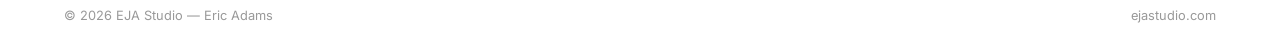
<file: case-ezflow.html>
<!DOCTYPE html>
<html lang="en">
<head>
  <meta charset="UTF-8">
  <meta name="viewport" content="width=device-width, initial-scale=1.0">
  <title>EZ Flow Foam — Full Brand Launch — EJA Studio</title>
  <link rel="preconnect" href="https://fonts.googleapis.com">
  <link rel="preconnect" href="https://fonts.gstatic.com" crossorigin>
  <link href="https://fonts.googleapis.com/css2?family=Inter:wght@400;500;600;700&display=swap" rel="stylesheet">
  <link rel="stylesheet" href="css/style.css">
</head>
<body>

  <nav>
    <a href="index.html" class="nav-logo">EJA Studio</a>
    <button class="nav-toggle" aria-label="Toggle navigation" aria-expanded="false">
      <span></span><span></span><span></span>
    </button>
    <ul class="nav-links">
      <li><a href="work.html" class="active">Work</a></li>
      <li><a href="about.html">About</a></li>
      <li><a href="contact.html">Contact</a></li>
    </ul>
  </nav>

  <!-- HERO -->
  <div class="case-hero">
    <p class="section-label">Brand Identity / Launch / Digital</p>
    <h1 class="section-title case-hero-title">EZ Flow Foam —<br>Full Brand Launch</h1>
    <div class="case-hero-meta">
      <div class="case-meta-item">
        <p class="case-meta-label">Client</p>
        <p class="case-meta-value">EZ Flow Foam</p>
      </div>
      <div class="case-meta-item">
        <p class="case-meta-label">Industry</p>
        <p class="case-meta-value">Construction / Chemical</p>
      </div>
      <div class="case-meta-item">
        <p class="case-meta-label">Scope</p>
        <p class="case-meta-value">Brand, Packaging, Digital</p>
      </div>
      <div class="case-meta-item">
        <p class="case-meta-label">Role</p>
        <p class="case-meta-value">Creative Lead</p>
      </div>
    </div>
  </div>

  <!-- HERO PLACEHOLDER -->
  <div style="width:100%; aspect-ratio:16/9; background:#c8d4cf; display:block;"></div>

  <!-- CHALLENGE + APPROACH -->
  <div class="case-overview">
    <div class="case-overview-col">
      <p class="section-label">The Challenge</p>
      <p>EZ Flow Foam was a brand new product with no identity, no presence, and no market recognition. The parent company needed a full launch — logo, brand standards, packaging, technical collateral, and a digital footprint — built from scratch before the product hit shelves.</p>
      <p>The product itself had strong technical performance, but the brand had to communicate that credibility immediately. In a market full of established players, a new entrant with generic packaging doesn't get a second look.</p>
    </div>
    <div class="case-overview-col">
      <p class="section-label">The Approach</p>
      <p>I led the brand from naming alignment through full launch creative — starting with the logo mark and building a complete visual system from there. Every decision was made to signal reliability: clean geometry, a restrained palette, technical typography.</p>
      <p>Packaging was designed to work at the shelf and in the field — clear product identification, application callouts, and brand consistency across SKUs. Collateral included spec sheets, sell sheets, and a landing page built to convert distributor inquiries.</p>
    </div>
  </div>

  <!-- PROCESS -->
  <div class="case-process">
    <div class="case-process-label">
      <p class="section-label">Brand System</p>
      <h3>Logo & Visual Identity</h3>
      <p>Primary mark, color system, and typography standards — built to scale from packaging to digital to trade show applications.</p>
    </div>
    <div style="width:100%; aspect-ratio:16/9; background:#b8c8c4; display:block; border-radius:2px;"></div>
  </div>

  <!-- RESULT -->
  <div class="case-result-intro">
    <p class="section-label">The Result</p>
    <h2>A product line launched with a brand identity that could hold its own on the shelf and in the field.</h2>
    <div class="case-stat-row">
      <div class="case-stat">
        <p class="case-stat-number">Full</p>
        <p class="case-stat-label">Brand system built from scratch</p>
      </div>
      <div class="case-stat">
        <p class="case-stat-number">4+</p>
        <p class="case-stat-label">Packaging SKUs designed</p>
      </div>
      <div class="case-stat">
        <p class="case-stat-number">0→1</p>
        <p class="case-stat-label">Digital presence launched</p>
      </div>
    </div>
  </div>

  <div style="width:100%; aspect-ratio:16/9; background:#c8d4cf; display:block; margin-bottom:4px;"></div>
  <div style="width:100%; aspect-ratio:16/9; background:#b8c8c0; display:block;"></div>

  <div class="case-nav">
    <a href="case-apn.html">← Previous Project</a>
    <a href="case-crown.html">Next Project →</a>
  </div>

  <footer>
    <span>© 2026 EJA Studio — Eric Adams</span>
    <span>ejastudio.com</span>
  </footer>

  <script>
    var toggle = document.querySelector('.nav-toggle');
    var links = document.querySelector('.nav-links');
    toggle.addEventListener('click', function() {
      var open = links.classList.toggle('is-open');
      toggle.classList.toggle('is-open', open);
      toggle.setAttribute('aria-expanded', open);
    });
  </script>
</body>
</html>
</file>
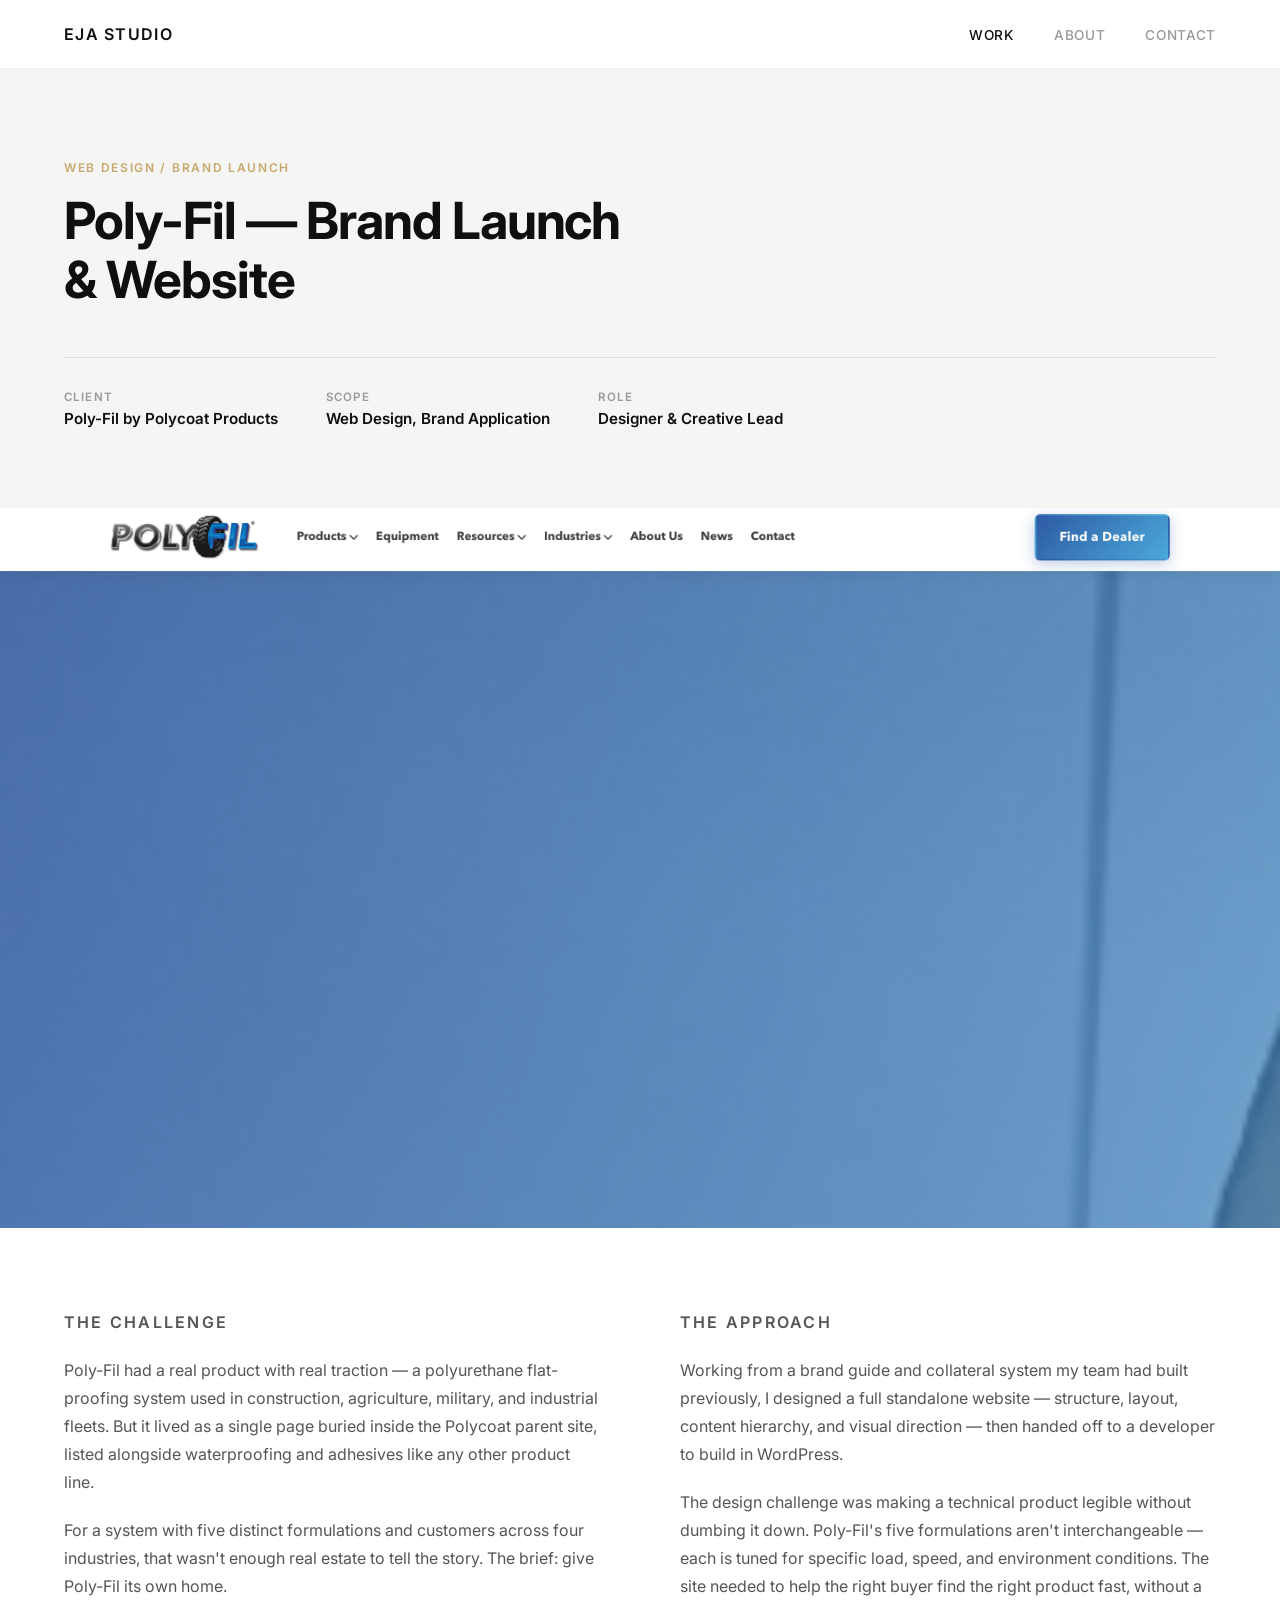
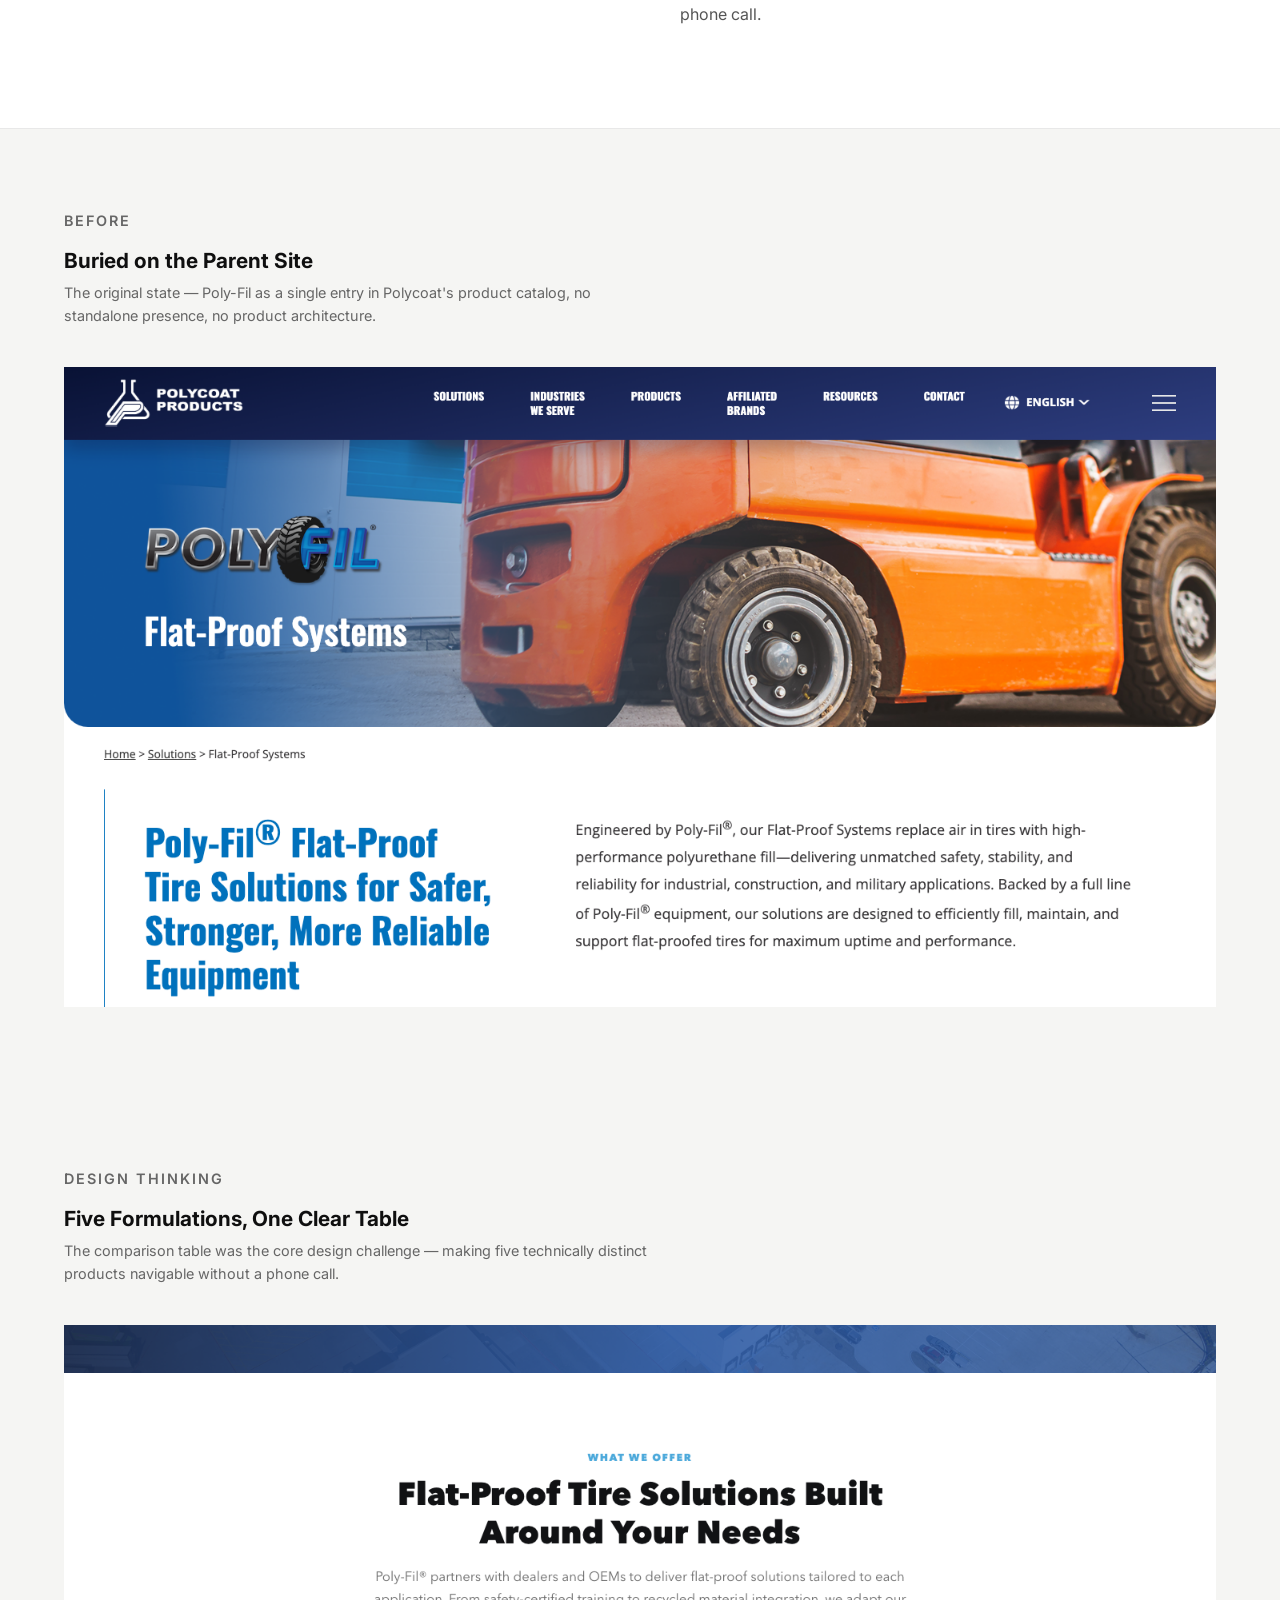
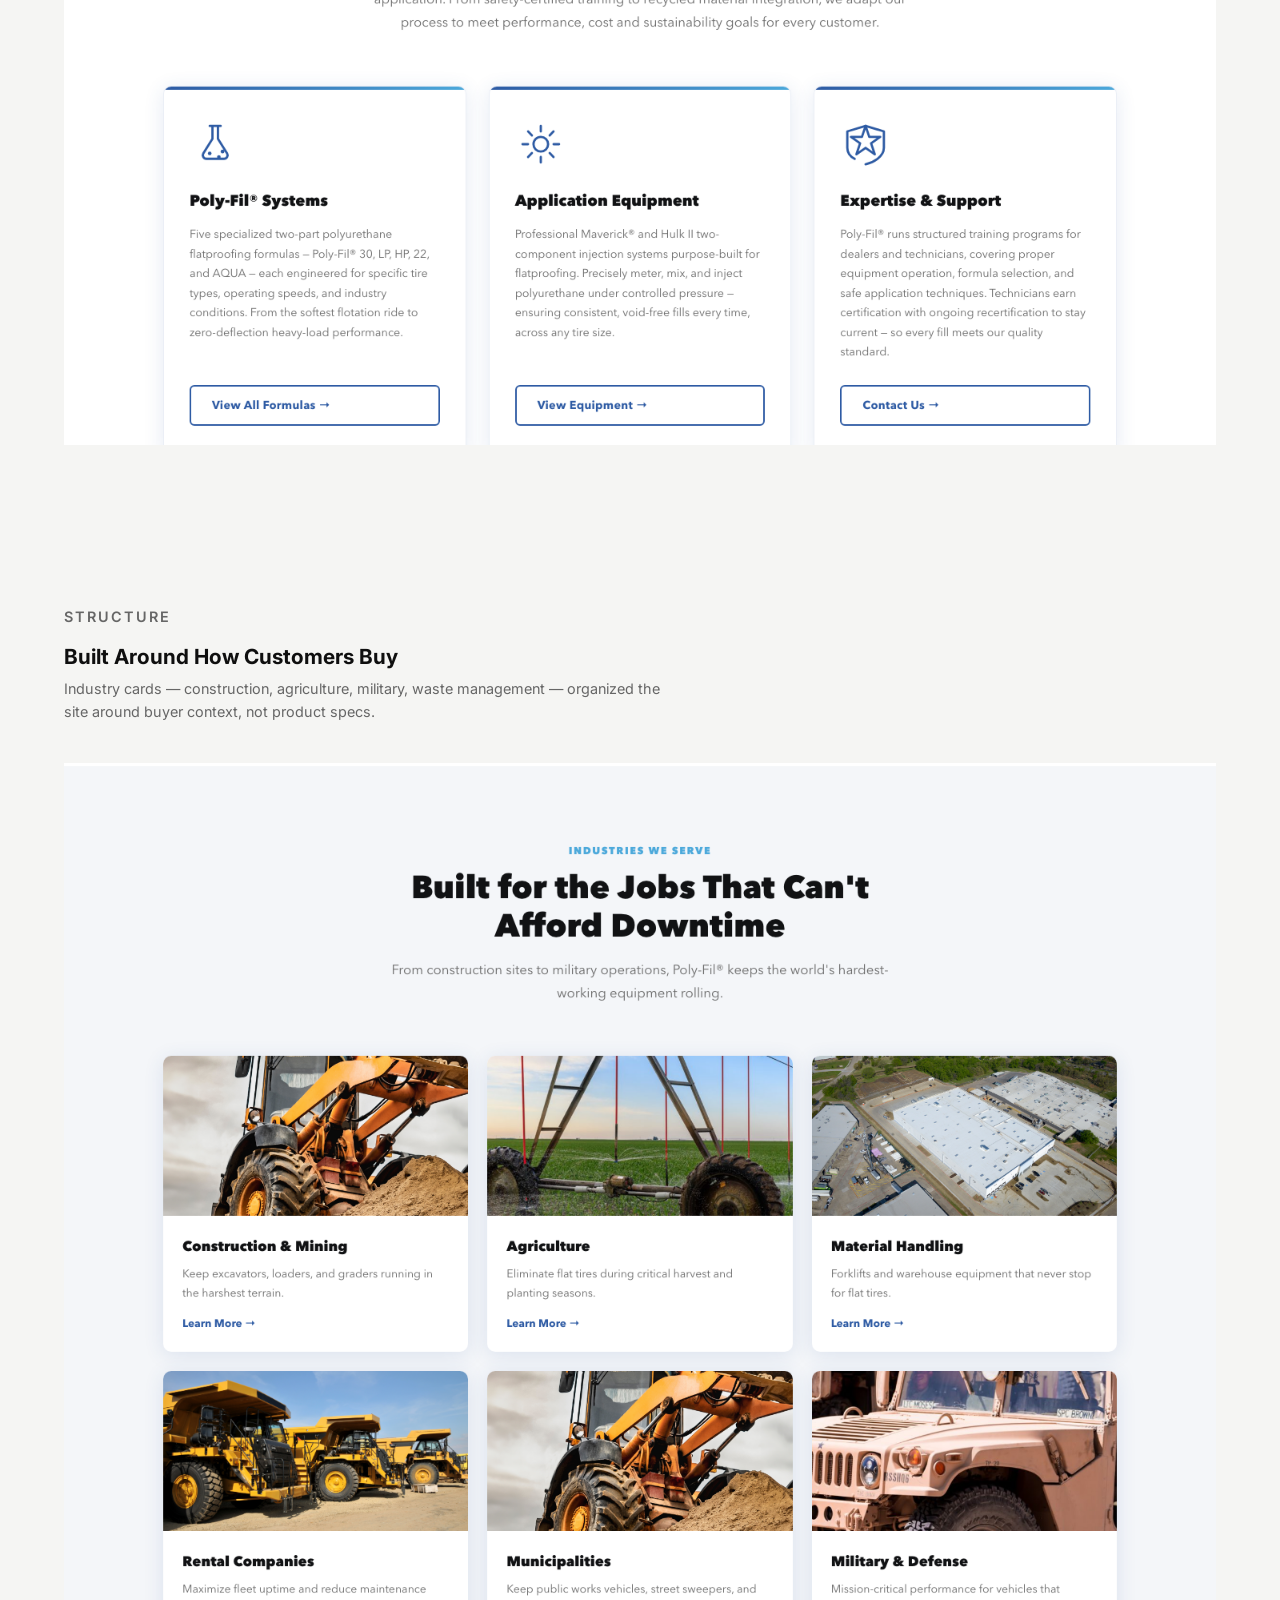
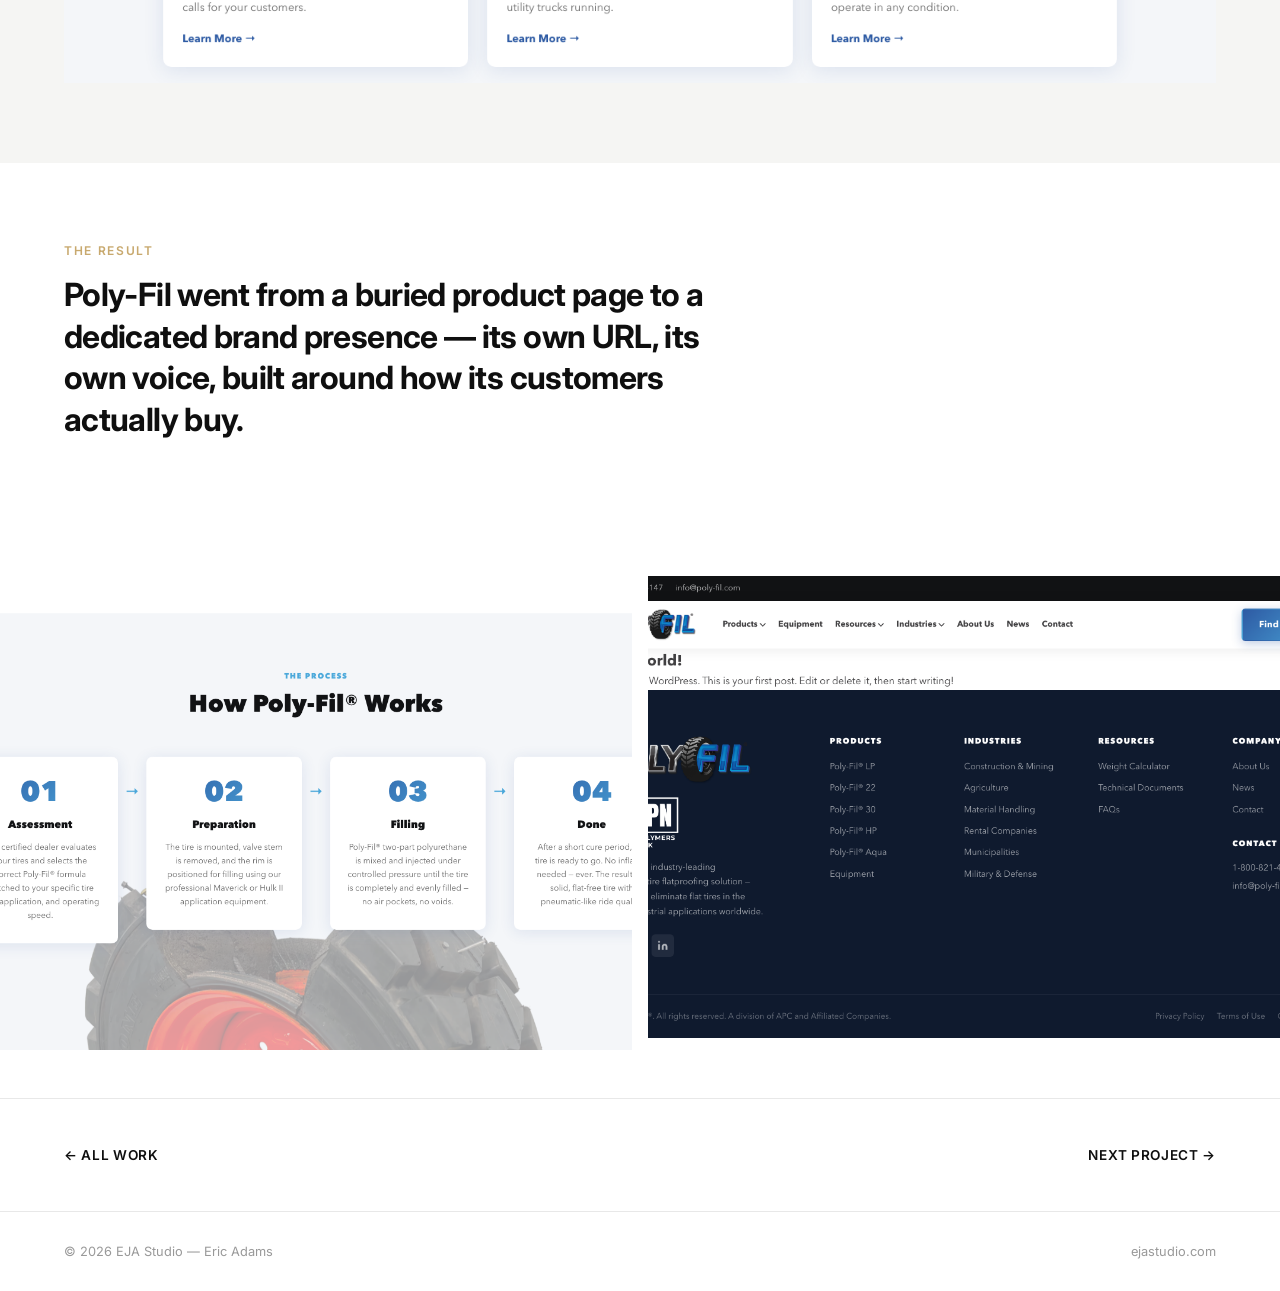
<file: case-polyfil.html>
<!DOCTYPE html>
<html lang="en">
<head>
  <meta charset="UTF-8">
  <meta name="viewport" content="width=device-width, initial-scale=1.0">
  <title>Poly-Fil — Brand Launch & Website — EJA Studio</title>
  <link rel="preconnect" href="https://fonts.googleapis.com">
  <link rel="preconnect" href="https://fonts.gstatic.com" crossorigin>
  <link href="https://fonts.googleapis.com/css2?family=Inter:wght@400;500;600;700&display=swap" rel="stylesheet">
  <link rel="stylesheet" href="css/style.css">
</head>
<body>

  <nav>
    <a href="index.html" class="nav-logo">EJA Studio</a>
    <button class="nav-toggle" aria-label="Toggle navigation" aria-expanded="false">
      <span></span><span></span><span></span>
    </button>
    <ul class="nav-links">
      <li><a href="work.html" class="active">Work</a></li>
      <li><a href="about.html">About</a></li>
      <li><a href="contact.html">Contact</a></li>
    </ul>
  </nav>

  <!-- HERO -->
  <div class="case-hero">
    <p class="section-label">Web Design / Brand Launch</p>
    <h1 class="section-title case-hero-title">Poly-Fil — Brand Launch<br>& Website</h1>
    <div class="case-hero-meta">
      <div class="case-meta-item">
        <p class="case-meta-label">Client</p>
        <p class="case-meta-value">Poly-Fil by Polycoat Products</p>
      </div>
      <div class="case-meta-item">
        <p class="case-meta-label">Scope</p>
        <p class="case-meta-value">Web Design, Brand Application</p>
      </div>
      <div class="case-meta-item">
        <p class="case-meta-label">Role</p>
        <p class="case-meta-value">Designer & Creative Lead</p>
      </div>
    </div>
  </div>

  <!-- HERO IMAGE -->
  <img src="images/polyfil/Polyfil_Homepage.png" alt="Poly-Fil website homepage — No Flats. No Downtime. No Compromise." class="case-photo-full" style="margin-bottom:0;">

  <!-- CHALLENGE + APPROACH -->
  <div class="case-overview">
    <div class="case-overview-col">
      <p class="section-label">The Challenge</p>
      <p>Poly-Fil had a real product with real traction — a polyurethane flat-proofing system used in construction, agriculture, military, and industrial fleets. But it lived as a single page buried inside the Polycoat parent site, listed alongside waterproofing and adhesives like any other product line.</p>
      <p>For a system with five distinct formulations and customers across four industries, that wasn't enough real estate to tell the story. The brief: give Poly-Fil its own home.</p>
    </div>
    <div class="case-overview-col">
      <p class="section-label">The Approach</p>
      <p>Working from a brand guide and collateral system my team had built previously, I designed a full standalone website — structure, layout, content hierarchy, and visual direction — then handed off to a developer to build in WordPress.</p>
      <p>The design challenge was making a technical product legible without dumbing it down. Poly-Fil's five formulations aren't interchangeable — each is tuned for specific load, speed, and environment conditions. The site needed to help the right buyer find the right product fast, without a phone call.</p>
    </div>
  </div>

  <!-- BEFORE / AFTER -->
  <div class="case-process">
    <div class="case-process-label">
      <p class="section-label">Before</p>
      <h3>Buried on the Parent Site</h3>
      <p>The original state — Poly-Fil as a single entry in Polycoat's product catalog, no standalone presence, no product architecture.</p>
    </div>
    <img src="images/polyfil/Polyfil_Before_Polycoat.png" alt="Poly-Fil before — buried on Polycoat parent site">
  </div>

  <!-- PRODUCT TABLE -->
  <div class="case-process">
    <div class="case-process-label">
      <p class="section-label">Design Thinking</p>
      <h3>Five Formulations, One Clear Table</h3>
      <p>The comparison table was the core design challenge — making five technically distinct products navigable without a phone call.</p>
    </div>
    <img src="images/polyfil/Polyfil_Products_Table.png" alt="Poly-Fil product comparison table — five formulations">
  </div>

  <!-- INDUSTRIES -->
  <div class="case-process">
    <div class="case-process-label">
      <p class="section-label">Structure</p>
      <h3>Built Around How Customers Buy</h3>
      <p>Industry cards — construction, agriculture, military, waste management — organized the site around buyer context, not product specs.</p>
    </div>
    <img src="images/polyfil/Polyfil_Industries.png" alt="Poly-Fil industry cards — construction, agriculture, military, waste management">
  </div>

  <!-- RESULT -->
  <div class="case-result-intro">
    <p class="section-label">The Result</p>
    <h2>Poly-Fil went from a buried product page to a dedicated brand presence — its own URL, its own voice, built around how its customers actually buy.</h2>
  </div>

  <div class="case-image-grid">
    <img src="images/polyfil/Polyfil_HowItWorks.png" alt="Poly-Fil how it works section">
    <img src="images/polyfil/Polyfil_ProductInterior.png" alt="Poly-Fil individual product page">
  </div>

  <div class="case-nav">
    <a href="work.html">← All Work</a>
    <a href="case-avante.html">Next Project →</a>
  </div>

  <footer>
    <span>© 2026 EJA Studio — Eric Adams</span>
    <span>ejastudio.com</span>
  </footer>

  <script>
    var toggle = document.querySelector('.nav-toggle');
    var links = document.querySelector('.nav-links');
    toggle.addEventListener('click', function() {
      var open = links.classList.toggle('is-open');
      toggle.classList.toggle('is-open', open);
      toggle.setAttribute('aria-expanded', open);
    });
  </script>
</body>
</html>
</file>
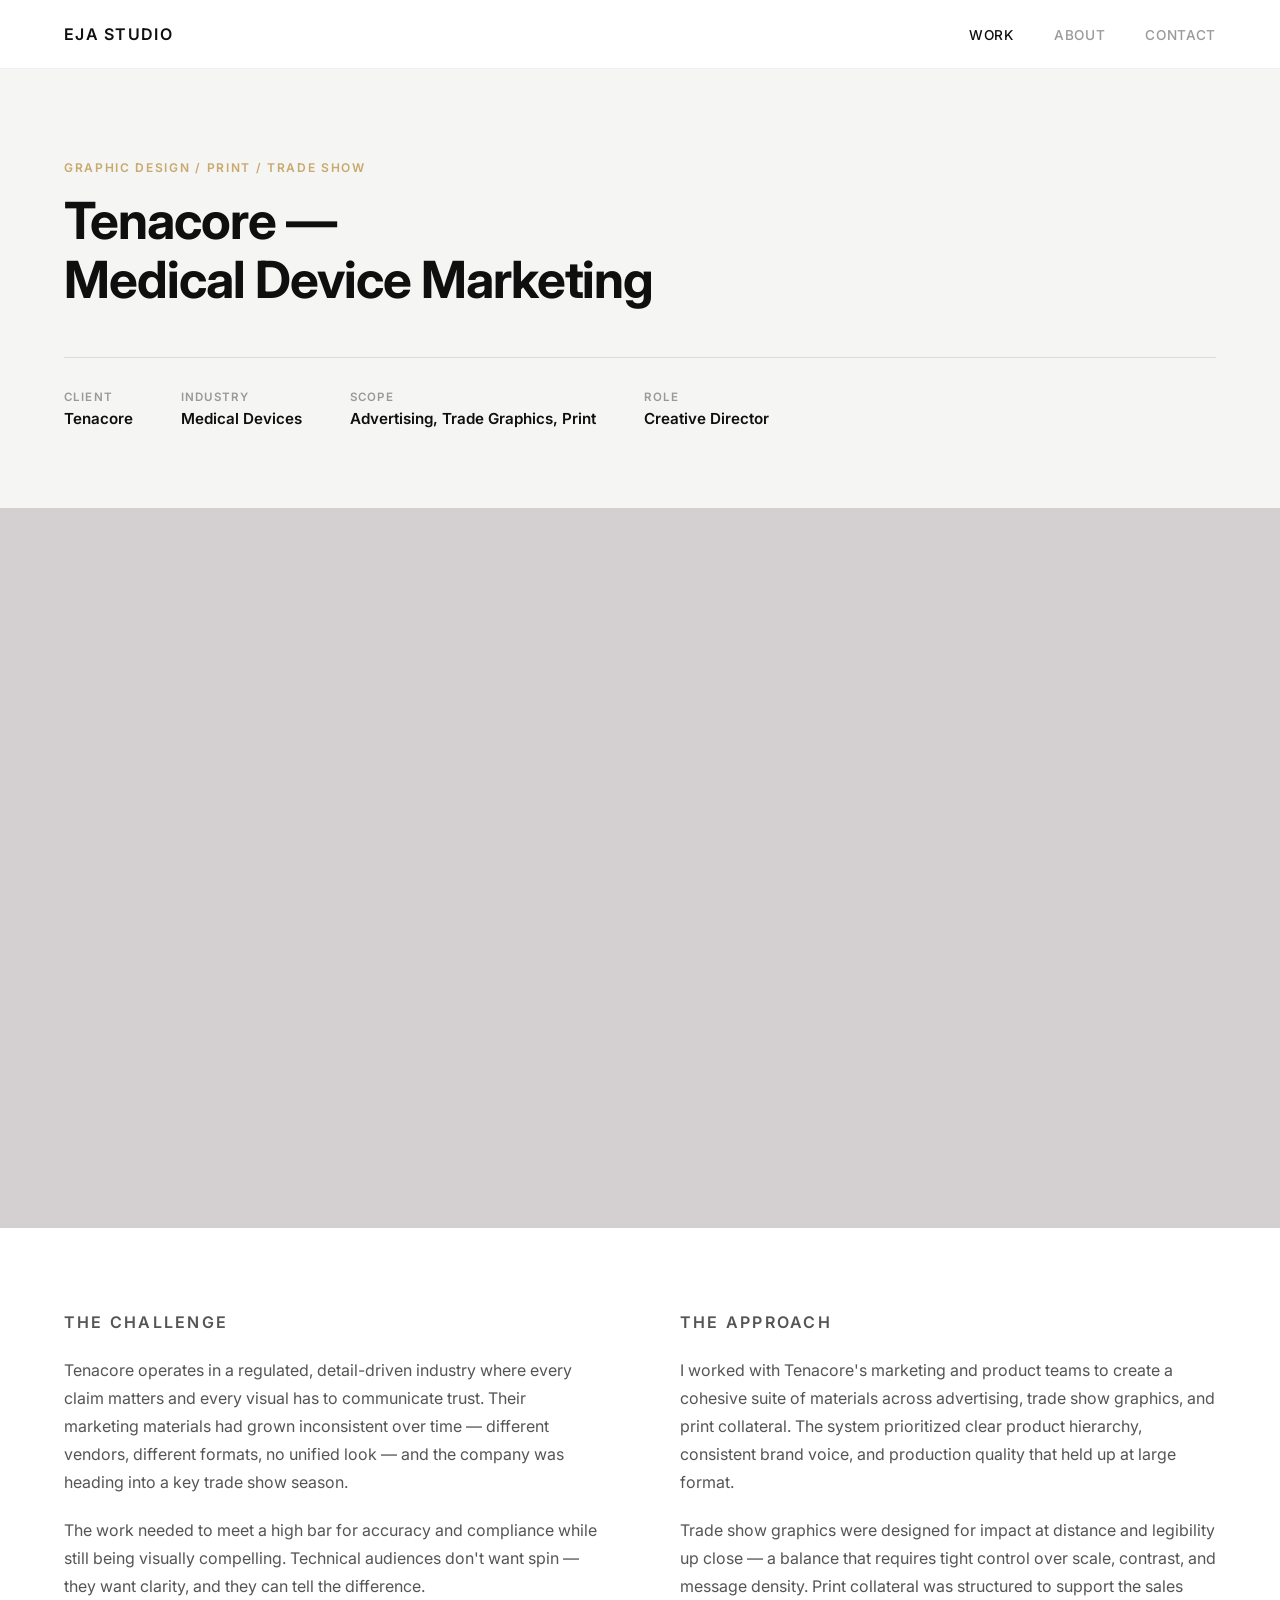
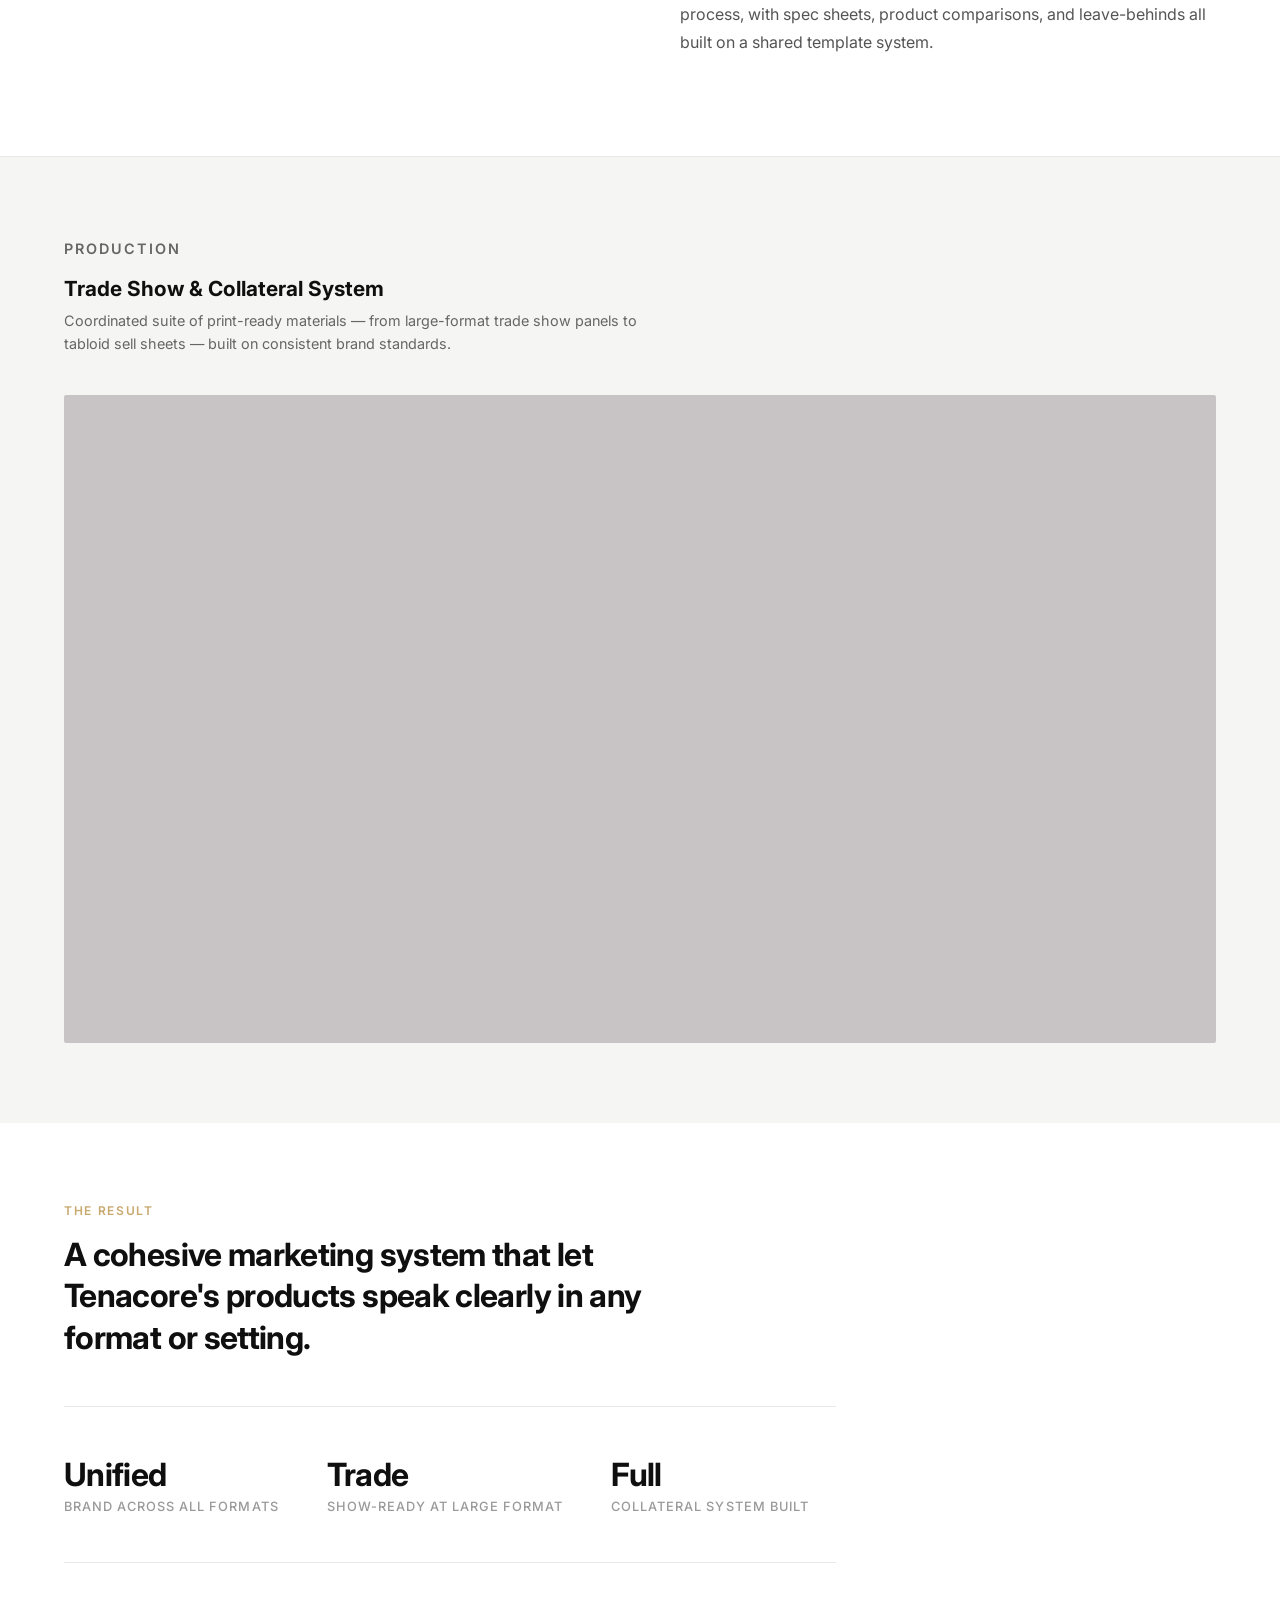
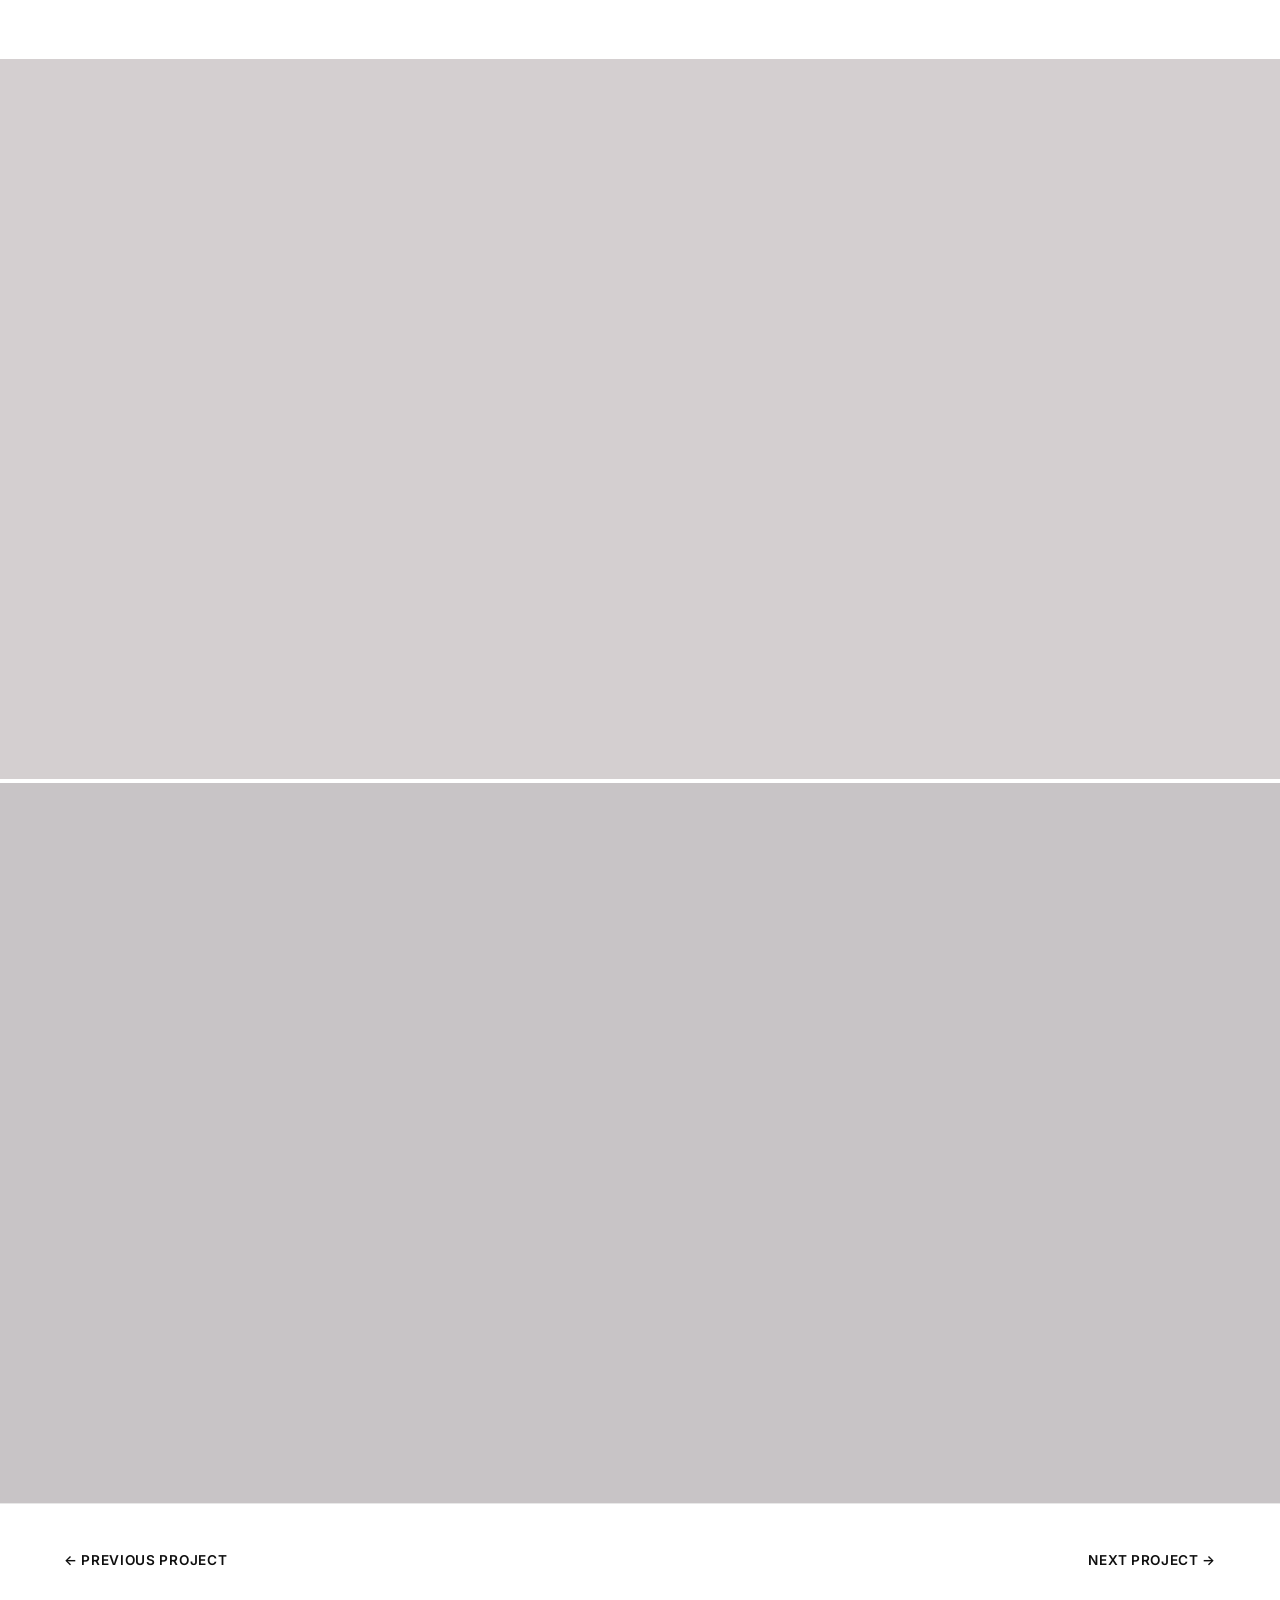
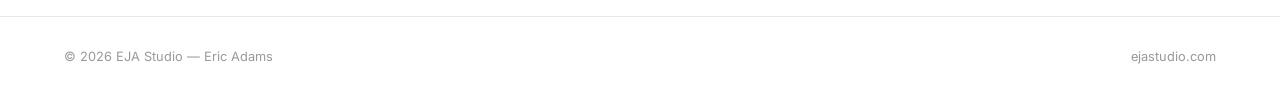
<file: case-tenacore.html>
<!DOCTYPE html>
<html lang="en">
<head>
  <meta charset="UTF-8">
  <meta name="viewport" content="width=device-width, initial-scale=1.0">
  <title>Tenacore — Medical Device Marketing — EJA Studio</title>
  <link rel="preconnect" href="https://fonts.googleapis.com">
  <link rel="preconnect" href="https://fonts.gstatic.com" crossorigin>
  <link href="https://fonts.googleapis.com/css2?family=Inter:wght@400;500;600;700&display=swap" rel="stylesheet">
  <link rel="stylesheet" href="css/style.css">
</head>
<body>

  <nav>
    <a href="index.html" class="nav-logo">EJA Studio</a>
    <button class="nav-toggle" aria-label="Toggle navigation" aria-expanded="false">
      <span></span><span></span><span></span>
    </button>
    <ul class="nav-links">
      <li><a href="work.html" class="active">Work</a></li>
      <li><a href="about.html">About</a></li>
      <li><a href="contact.html">Contact</a></li>
    </ul>
  </nav>

  <!-- HERO -->
  <div class="case-hero">
    <p class="section-label">Graphic Design / Print / Trade Show</p>
    <h1 class="section-title case-hero-title">Tenacore —<br>Medical Device Marketing</h1>
    <div class="case-hero-meta">
      <div class="case-meta-item">
        <p class="case-meta-label">Client</p>
        <p class="case-meta-value">Tenacore</p>
      </div>
      <div class="case-meta-item">
        <p class="case-meta-label">Industry</p>
        <p class="case-meta-value">Medical Devices</p>
      </div>
      <div class="case-meta-item">
        <p class="case-meta-label">Scope</p>
        <p class="case-meta-value">Advertising, Trade Graphics, Print</p>
      </div>
      <div class="case-meta-item">
        <p class="case-meta-label">Role</p>
        <p class="case-meta-value">Creative Director</p>
      </div>
    </div>
  </div>

  <!-- HERO PLACEHOLDER -->
  <div style="width:100%; aspect-ratio:16/9; background:#d4cfd0; display:block;"></div>

  <!-- CHALLENGE + APPROACH -->
  <div class="case-overview">
    <div class="case-overview-col">
      <p class="section-label">The Challenge</p>
      <p>Tenacore operates in a regulated, detail-driven industry where every claim matters and every visual has to communicate trust. Their marketing materials had grown inconsistent over time — different vendors, different formats, no unified look — and the company was heading into a key trade show season.</p>
      <p>The work needed to meet a high bar for accuracy and compliance while still being visually compelling. Technical audiences don't want spin — they want clarity, and they can tell the difference.</p>
    </div>
    <div class="case-overview-col">
      <p class="section-label">The Approach</p>
      <p>I worked with Tenacore's marketing and product teams to create a cohesive suite of materials across advertising, trade show graphics, and print collateral. The system prioritized clear product hierarchy, consistent brand voice, and production quality that held up at large format.</p>
      <p>Trade show graphics were designed for impact at distance and legibility up close — a balance that requires tight control over scale, contrast, and message density. Print collateral was structured to support the sales process, with spec sheets, product comparisons, and leave-behinds all built on a shared template system.</p>
    </div>
  </div>

  <!-- PROCESS -->
  <div class="case-process">
    <div class="case-process-label">
      <p class="section-label">Production</p>
      <h3>Trade Show & Collateral System</h3>
      <p>Coordinated suite of print-ready materials — from large-format trade show panels to tabloid sell sheets — built on consistent brand standards.</p>
    </div>
    <div style="width:100%; aspect-ratio:16/9; background:#c8c4c6; display:block; border-radius:2px;"></div>
  </div>

  <!-- RESULT -->
  <div class="case-result-intro">
    <p class="section-label">The Result</p>
    <h2>A cohesive marketing system that let Tenacore's products speak clearly in any format or setting.</h2>
    <div class="case-stat-row">
      <div class="case-stat">
        <p class="case-stat-number">Unified</p>
        <p class="case-stat-label">Brand across all formats</p>
      </div>
      <div class="case-stat">
        <p class="case-stat-number">Trade</p>
        <p class="case-stat-label">Show-ready at large format</p>
      </div>
      <div class="case-stat">
        <p class="case-stat-number">Full</p>
        <p class="case-stat-label">Collateral system built</p>
      </div>
    </div>
  </div>

  <div style="width:100%; aspect-ratio:16/9; background:#d4cfd0; display:block; margin-bottom:4px;"></div>
  <div style="width:100%; aspect-ratio:16/9; background:#c8c4c6; display:block;"></div>

  <div class="case-nav">
    <a href="case-crown.html">← Previous Project</a>
    <a href="case-avante.html">Next Project →</a>
  </div>

  <footer>
    <span>© 2026 EJA Studio — Eric Adams</span>
    <span>ejastudio.com</span>
  </footer>

  <script>
    var toggle = document.querySelector('.nav-toggle');
    var links = document.querySelector('.nav-links');
    toggle.addEventListener('click', function() {
      var open = links.classList.toggle('is-open');
      toggle.classList.toggle('is-open', open);
      toggle.setAttribute('aria-expanded', open);
    });
  </script>
</body>
</html>
</file>
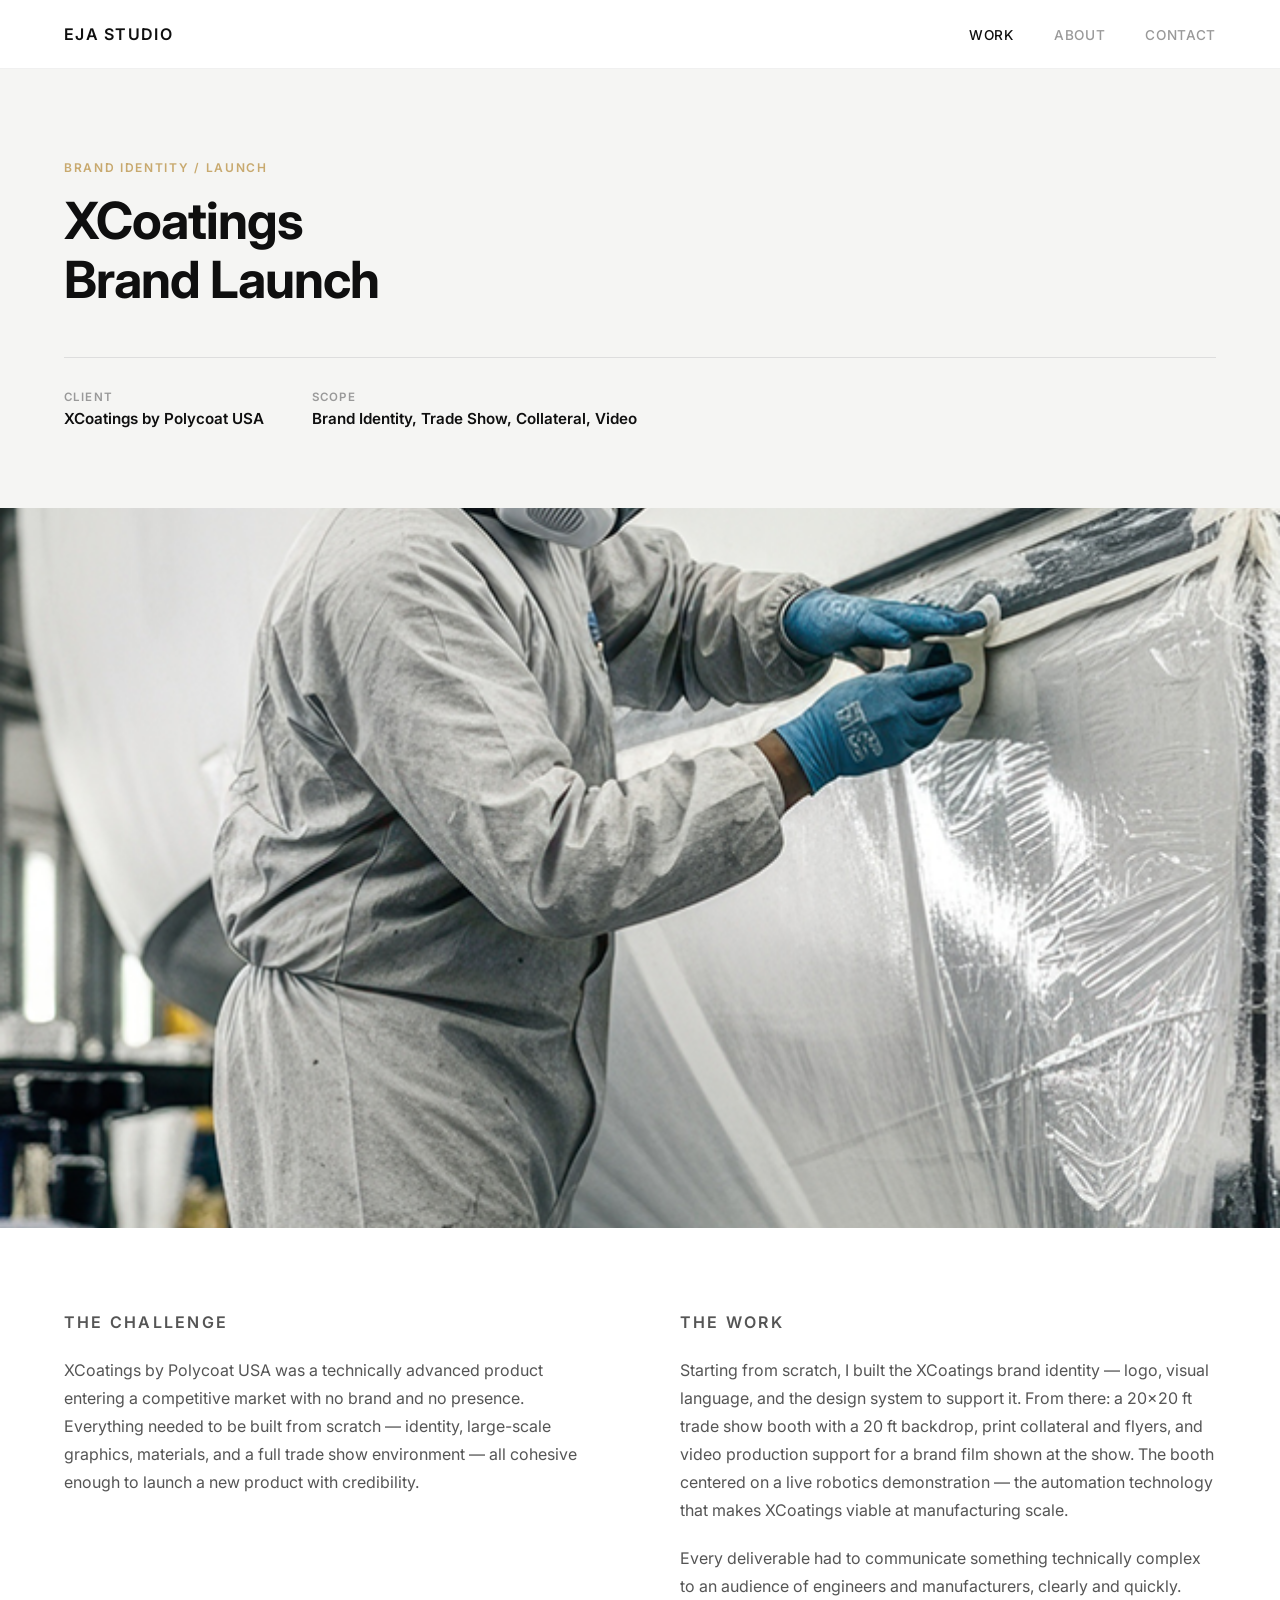
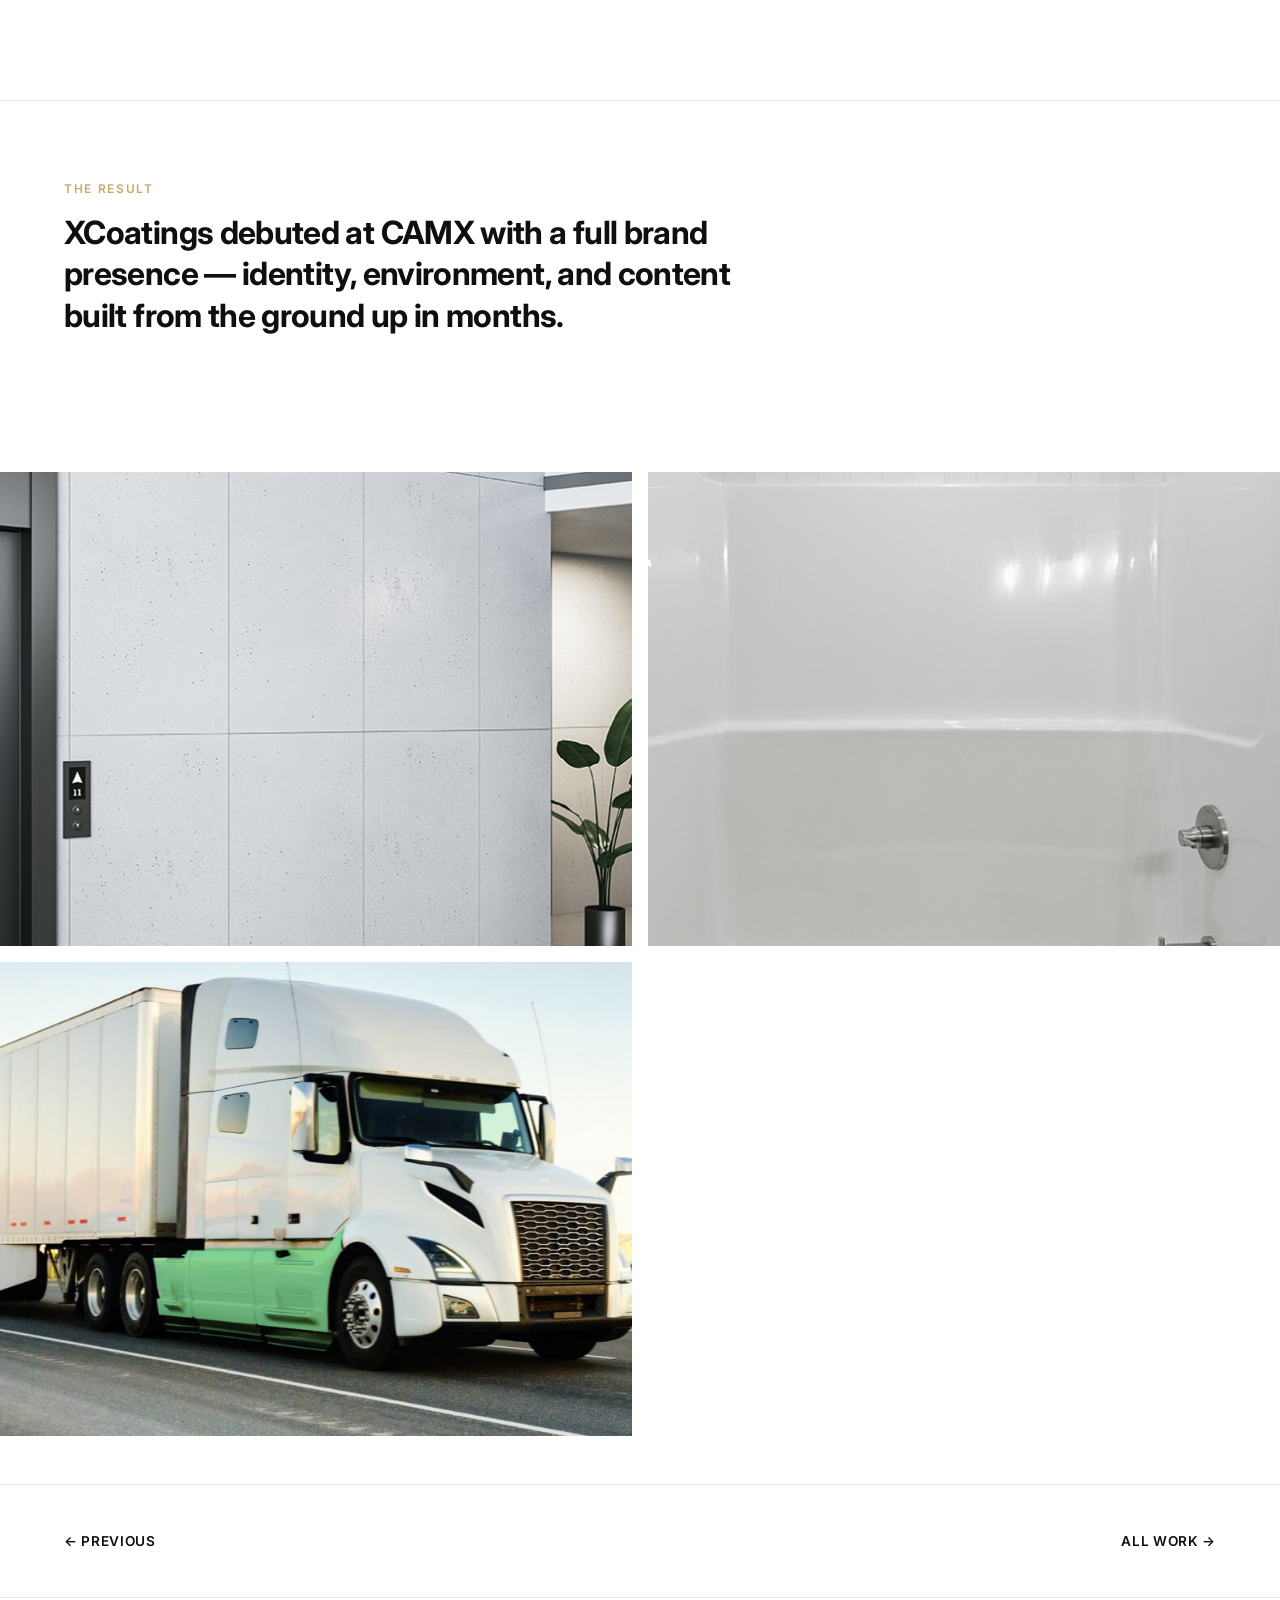
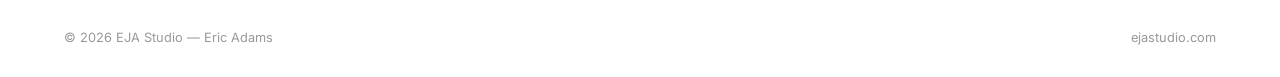
<file: case-xcoatings.html>
<!DOCTYPE html>
<html lang="en">
<head>
  <meta charset="UTF-8">
  <meta name="viewport" content="width=device-width, initial-scale=1.0">
  <title>XCoatings — Brand Launch — EJA Studio</title>
  <link rel="preconnect" href="https://fonts.googleapis.com">
  <link rel="preconnect" href="https://fonts.gstatic.com" crossorigin>
  <link href="https://fonts.googleapis.com/css2?family=Inter:wght@400;500;600;700&display=swap" rel="stylesheet">
  <link rel="stylesheet" href="css/style.css">
</head>
<body>

  <nav>
    <a href="index.html" class="nav-logo">EJA Studio</a>
    <button class="nav-toggle" aria-label="Toggle navigation" aria-expanded="false">
      <span></span><span></span><span></span>
    </button>
    <ul class="nav-links">
      <li><a href="work.html" class="active">Work</a></li>
      <li><a href="about.html">About</a></li>
      <li><a href="contact.html">Contact</a></li>
    </ul>
  </nav>

  <!-- HERO -->
  <div class="case-hero">
    <p class="section-label">Brand Identity / Launch</p>
    <h1 class="section-title case-hero-title">XCoatings<br>Brand Launch</h1>
    <div class="case-hero-meta">
      <div class="case-meta-item">
        <p class="case-meta-label">Client</p>
        <p class="case-meta-value">XCoatings by Polycoat USA</p>
      </div>
      <div class="case-meta-item">
        <p class="case-meta-label">Scope</p>
        <p class="case-meta-value">Brand Identity, Trade Show, Collateral, Video</p>
      </div>
    </div>
  </div>

  <!-- HERO IMAGE — marine/rv as strongest available -->
  <img src="images/xcoatings/Marine-RV-Manufacturing.png" alt="XCoatings — Marine & RV Manufacturing industry application" class="case-photo-full" style="margin-bottom:0;">

  <!-- CHALLENGE + APPROACH -->
  <div class="case-overview">
    <div class="case-overview-col">
      <p class="section-label">The Challenge</p>
      <p>XCoatings by Polycoat USA was a technically advanced product entering a competitive market with no brand and no presence. Everything needed to be built from scratch — identity, large-scale graphics, materials, and a full trade show environment — all cohesive enough to launch a new product with credibility.</p>
    </div>
    <div class="case-overview-col">
      <p class="section-label">The Work</p>
      <p>Starting from scratch, I built the XCoatings brand identity — logo, visual language, and the design system to support it. From there: a 20×20 ft trade show booth with a 20 ft backdrop, print collateral and flyers, and video production support for a brand film shown at the show. The booth centered on a live robotics demonstration — the automation technology that makes XCoatings viable at manufacturing scale.</p>
      <p>Every deliverable had to communicate something technically complex to an audience of engineers and manufacturers, clearly and quickly.</p>
    </div>
  </div>

  <!-- RESULT -->
  <div class="case-result-intro">
    <p class="section-label">The Result</p>
    <h2>XCoatings debuted at CAMX with a full brand presence — identity, environment, and content built from the ground up in months.</h2>
  </div>

  <!-- INDUSTRY APPLICATIONS GRID -->
  <div class="case-image-grid">
    <img src="images/xcoatings/Construction-Architectural-Panels.png" alt="XCoatings — Construction & Architectural Panels application">
    <img src="images/xcoatings/Bathware-Aquatic-Products.png" alt="XCoatings — Bathware & Aquatic Products application">
    <img src="images/xcoatings/truck-panel-1.png" alt="XCoatings — Transportation truck panel application">
  </div>

  <div class="case-nav">
    <a href="case-makita.html">← Previous</a>
    <a href="work.html">All Work →</a>
  </div>

  <footer>
    <span>© 2026 EJA Studio — Eric Adams</span>
    <span>ejastudio.com</span>
  </footer>

  <script>
    var toggle = document.querySelector('.nav-toggle');
    var links = document.querySelector('.nav-links');
    toggle.addEventListener('click', function() {
      var open = links.classList.toggle('is-open');
      toggle.classList.toggle('is-open', open);
      toggle.setAttribute('aria-expanded', open);
    });
  </script>
</body>
</html>
</file>
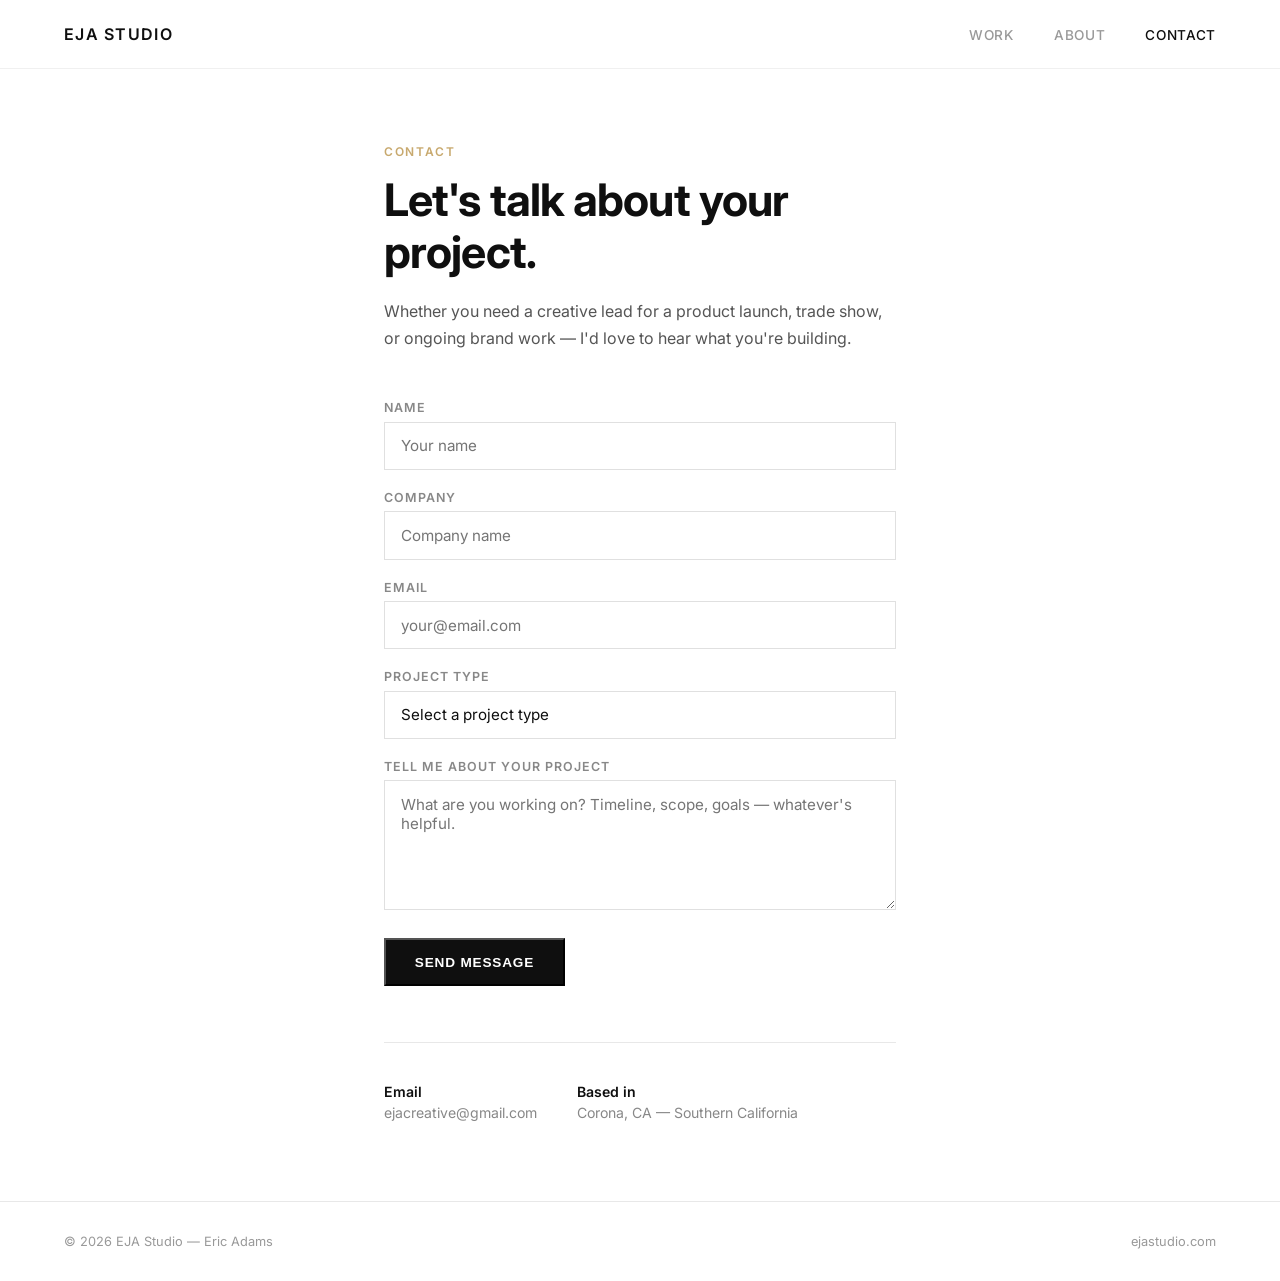
<file: contact.html>
<!DOCTYPE html>
<html lang="en">
<head>
  <meta charset="UTF-8">
  <meta name="viewport" content="width=device-width, initial-scale=1.0">
  <title>Contact — EJA Studio</title>
  <link rel="preconnect" href="https://fonts.googleapis.com">
  <link rel="preconnect" href="https://fonts.gstatic.com" crossorigin>
  <link href="https://fonts.googleapis.com/css2?family=Inter:wght@400;500;600;700&display=swap" rel="stylesheet">
  <link rel="stylesheet" href="css/style.css">
</head>
<body>

  <nav>
    <a href="index.html" class="nav-logo">EJA Studio</a>
    <button class="nav-toggle" aria-label="Toggle navigation" aria-expanded="false">
      <span></span><span></span><span></span>
    </button>
    <ul class="nav-links">
      <li><a href="work.html">Work</a></li>
      <li><a href="about.html">About</a></li>
      <li><a href="contact.html" class="active">Contact</a></li>
    </ul>
  </nav>

  <div class="contact-page">
    <p class="section-label">Contact</p>
    <h1 class="section-title">Let's talk about your project.</h1>
    <p class="section-body">Whether you need a creative lead for a product launch, trade show, or ongoing brand work — I'd love to hear what you're building.</p>

    <form class="contact-form" action="mailto:ejacreative@gmail.com" method="POST" enctype="text/plain">
      <div class="form-group">
        <label for="name">Name</label>
        <input type="text" id="name" name="name" placeholder="Your name" required>
      </div>
      <div class="form-group">
        <label for="company">Company</label>
        <input type="text" id="company" name="company" placeholder="Company name">
      </div>
      <div class="form-group">
        <label for="email">Email</label>
        <input type="email" id="email" name="email" placeholder="your@email.com" required>
      </div>
      <div class="form-group">
        <label for="project">Project Type</label>
        <select id="project" name="project">
          <option value="">Select a project type</option>
          <option>Brand Identity & Launch</option>
          <option>Trade Show & Environmental</option>
          <option>Web & Digital</option>
          <option>Print & Collateral</option>
          <option>Photography & Video Direction</option>
          <option>Ongoing Creative Support</option>
          <option>Other</option>
        </select>
      </div>
      <div class="form-group">
        <label for="message">Tell me about your project</label>
        <textarea id="message" name="message" placeholder="What are you working on? Timeline, scope, goals — whatever's helpful." required></textarea>
      </div>
      <div class="form-submit">
        <button type="submit" class="btn">Send Message</button>
      </div>
    </form>

    <div class="contact-info">
      <div>
        <p class="contact-info-label">Email</p>
        <a href="mailto:ejacreative@gmail.com" class="contact-info-value">ejacreative@gmail.com</a>
      </div>
      <div>
        <p class="contact-info-label">Based in</p>
        <p class="contact-info-value">Corona, CA — Southern California</p>
      </div>
    </div>
  </div>

  <footer>
    <span>© 2026 EJA Studio — Eric Adams</span>
    <span>ejastudio.com</span>
  </footer>

  <script>
    var toggle = document.querySelector('.nav-toggle');
    var links = document.querySelector('.nav-links');
    toggle.addEventListener('click', function() {
      var open = links.classList.toggle('is-open');
      toggle.classList.toggle('is-open', open);
      toggle.setAttribute('aria-expanded', open);
    });
  </script>
</body>
</html>
</file>
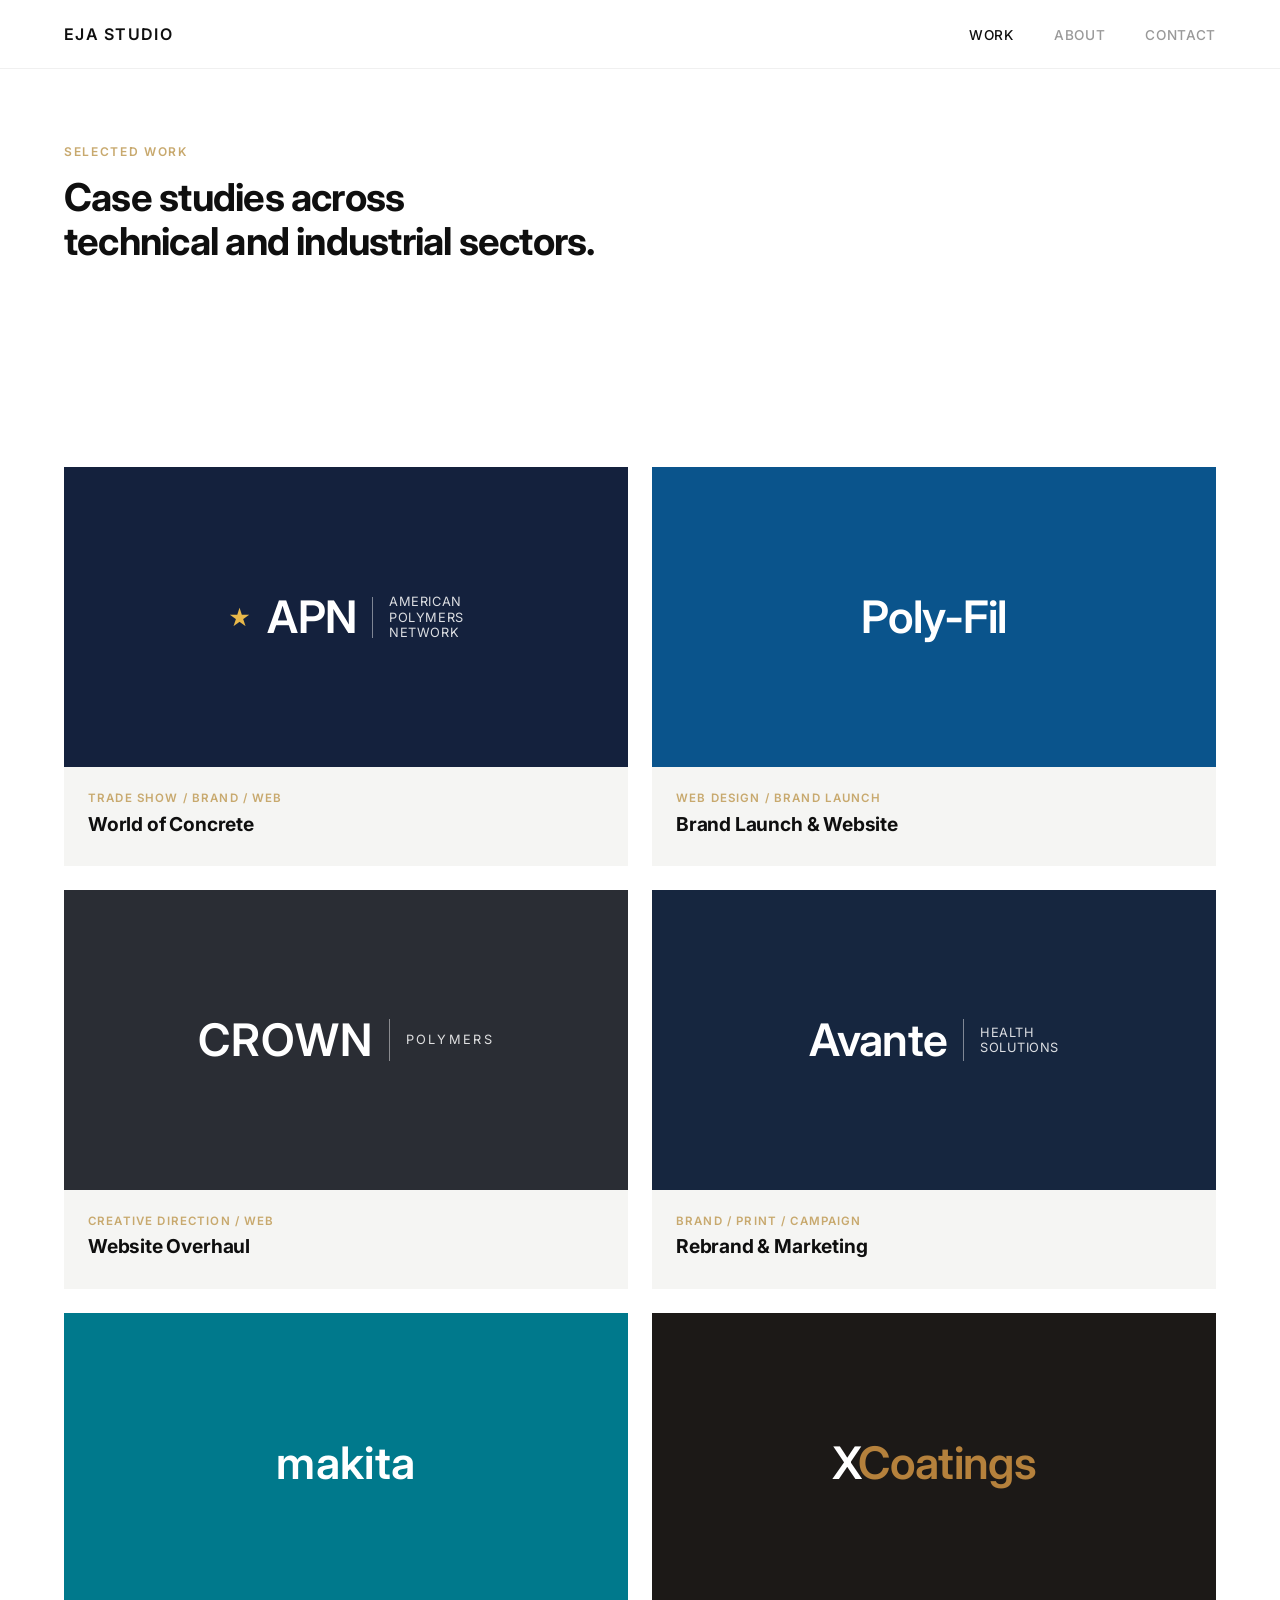
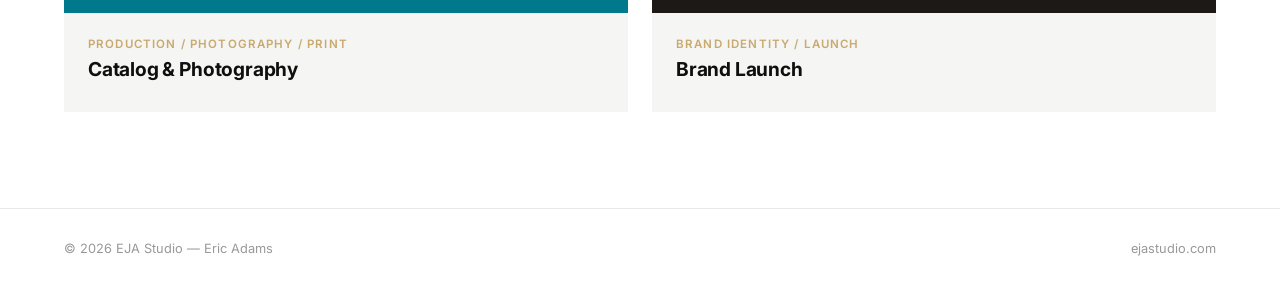
<file: work.html>
<!DOCTYPE html>
<html lang="en">
<head>
  <meta charset="UTF-8">
  <meta name="viewport" content="width=device-width, initial-scale=1.0">
  <title>Work — EJA Studio</title>
  <link rel="preconnect" href="https://fonts.googleapis.com">
  <link rel="preconnect" href="https://fonts.gstatic.com" crossorigin>
  <link href="https://fonts.googleapis.com/css2?family=Inter:wght@400;500;600;700&display=swap" rel="stylesheet">
  <link rel="stylesheet" href="css/style.css">
</head>
<body>

  <nav>
    <a href="index.html" class="nav-logo">EJA Studio</a>
    <button class="nav-toggle" aria-label="Toggle navigation" aria-expanded="false">
      <span></span><span></span><span></span>
    </button>
    <ul class="nav-links">
      <li><a href="work.html" class="active">Work</a></li>
      <li><a href="about.html">About</a></li>
      <li><a href="contact.html">Contact</a></li>
    </ul>
  </nav>

  <section class="section--top">
    <p class="section-label">Selected Work</p>
    <h1 class="section-title">Case studies across<br>technical and industrial sectors.</h1>
  </section>

  <section style="padding-top: 2rem;">
    <div class="work-grid">

      <a href="case-apn.html" class="work-card">
        <div class="work-card-image work-card-logo work-card-logo--apn" style="height:300px;">
          <div class="brand-lockup">
            <span class="brand-star">&#9733;</span>
            <span class="brand-name">APN</span>
            <span class="brand-divider"></span>
            <span class="brand-sub">American<br>Polymers<br>Network</span>
          </div>
        </div>
        <div class="work-card-info">
          <p class="work-card-tag">Trade Show / Brand / Web</p>
          <h3 class="work-card-title">World of Concrete</h3>
        </div>
      </a>

      <a href="case-polyfil.html" class="work-card">
        <div class="work-card-image work-card-logo work-card-logo--poly" style="height:300px;">
          <div class="brand-lockup">
            <span class="brand-name">Poly&#8209;Fil</span>
          </div>
        </div>
        <div class="work-card-info">
          <p class="work-card-tag">Web Design / Brand Launch</p>
          <h3 class="work-card-title">Brand Launch & Website</h3>
        </div>
      </a>

      <a href="case-crown.html" class="work-card">
        <div class="work-card-image work-card-logo work-card-logo--crown" style="height:300px;">
          <div class="brand-lockup">
            <span class="brand-name" style="letter-spacing:0.02em;">CROWN</span>
            <span class="brand-divider"></span>
            <span class="brand-sub" style="letter-spacing:0.18em;">Polymers</span>
          </div>
        </div>
        <div class="work-card-info">
          <p class="work-card-tag">Creative Direction / Web</p>
          <h3 class="work-card-title">Website Overhaul</h3>
        </div>
      </a>

      <a href="case-avante.html" class="work-card">
        <div class="work-card-image work-card-logo work-card-logo--avante" style="height:300px;">
          <div class="brand-lockup">
            <span class="brand-name">Avante</span>
            <span class="brand-divider"></span>
            <span class="brand-sub">Health<br>Solutions</span>
          </div>
        </div>
        <div class="work-card-info">
          <p class="work-card-tag">Brand / Print / Campaign</p>
          <h3 class="work-card-title">Rebrand & Marketing</h3>
        </div>
      </a>

      <a href="case-makita.html" class="work-card">
        <div class="work-card-image work-card-logo work-card-logo--makita" style="height:300px;">
          <div class="brand-lockup">
            <span class="brand-name" style="letter-spacing:0.01em;">makita</span>
          </div>
        </div>
        <div class="work-card-info">
          <p class="work-card-tag">Production / Photography / Print</p>
          <h3 class="work-card-title">Catalog & Photography</h3>
        </div>
      </a>

      <a href="case-xcoatings.html" class="work-card">
        <div class="work-card-image work-card-logo work-card-logo--xco" style="height:300px;">
          <div class="brand-lockup">
            <span class="brand-name">X<span class="brand-accent">Coatings</span></span>
          </div>
        </div>
        <div class="work-card-info">
          <p class="work-card-tag">Brand Identity / Launch</p>
          <h3 class="work-card-title">Brand Launch</h3>
        </div>
      </a>

    </div>
  </section>

  <footer>
    <span>© 2026 EJA Studio — Eric Adams</span>
    <span>ejastudio.com</span>
  </footer>

  <script>
    var toggle = document.querySelector('.nav-toggle');
    var links = document.querySelector('.nav-links');
    toggle.addEventListener('click', function() {
      var open = links.classList.toggle('is-open');
      toggle.classList.toggle('is-open', open);
      toggle.setAttribute('aria-expanded', open);
    });
  </script>
</body>
</html>
</file>
<file: css/style.css>
*, *::before, *::after { box-sizing: border-box; margin: 0; padding: 0; }

:root {
  --black: #0f0f0f;
  --white: #ffffff;
  --gray: #f5f5f3;
  --mid-gray: #999;
  --accent: #c8a96e;
  --font: 'Inter', -apple-system, BlinkMacSystemFont, sans-serif;
}

html { font-size: 16px; scroll-behavior: smooth; }

body {
  font-family: var(--font);
  color: var(--black);
  background: var(--white);
  -webkit-font-smoothing: antialiased;
}

a { color: inherit; text-decoration: none; }
img { display: block; width: 100%; }

/* UTILITIES */
.bg-gray { background: var(--gray); }
.hero-buttons { display: flex; gap: 1rem; flex-wrap: wrap; }
.view-all { margin-top: 2.5rem; }

/* NAV */
nav {
  position: fixed;
  top: 0; left: 0; right: 0;
  z-index: 100;
  display: flex;
  justify-content: space-between;
  align-items: center;
  padding: 1.5rem 4rem;
  background: rgba(255,255,255,0.95);
  backdrop-filter: blur(8px);
  border-bottom: 1px solid rgba(0,0,0,0.06);
}

.nav-logo {
  font-size: 1rem;
  font-weight: 600;
  letter-spacing: 0.08em;
  text-transform: uppercase;
}

.nav-links {
  display: flex;
  gap: 2.5rem;
  list-style: none;
}

.nav-links a {
  font-size: 0.85rem;
  font-weight: 500;
  letter-spacing: 0.05em;
  text-transform: uppercase;
  color: var(--mid-gray);
  transition: color 0.2s;
}

.nav-links a:hover, .nav-links a.active { color: var(--black); }

/* HERO */
.hero {
  min-height: 65vh;
  display: flex;
  flex-direction: column;
  justify-content: flex-end;
  padding: 7rem 4rem 4rem;
  background: #f0ede8;
}

/* SPLIT HERO */
.hero-split {
  display: grid;
  grid-template-columns: 1fr 1fr;
  padding: 0;
  background: #f0ede8;
}

.hero-left {
  display: flex;
  flex-direction: column;
  justify-content: flex-end;
  padding: 0 4rem 5rem;
}

.hero-right {
  position: relative;
  overflow: hidden;
  min-height: 100vh;
}

.hero-slide {
  position: absolute;
  inset: 0;
  background-size: cover;
  background-position: center;
  opacity: 0;
  transition: opacity 1.2s ease;
}

.hero-slide.active { opacity: 1; }

.hero-slide-overlay {
  position: absolute;
  inset: 0;
  background: rgba(240,237,232,0.45);
}

.hero-slide-label {
  position: absolute;
  bottom: 2.5rem;
  left: 2.5rem;
  display: flex;
  align-items: center;
  gap: 0.75rem;
  font-size: 0.72rem;
  font-weight: 500;
  letter-spacing: 0.12em;
  text-transform: uppercase;
  color: rgba(26,23,20,0.5);
}

.hero-slide-rule {
  display: block;
  width: 20px;
  height: 1px;
  background: currentColor;
  flex-shrink: 0;
}

.hero-eyebrow {
  font-size: 0.8rem;
  font-weight: 500;
  letter-spacing: 0.12em;
  text-transform: uppercase;
  color: var(--accent);
  margin-bottom: 1.25rem;
}

.hero h1 {
  font-size: clamp(2.8rem, 5.5vw, 5rem);
  font-weight: 700;
  line-height: 1.08;
  letter-spacing: -0.02em;
  max-width: 14ch;
  margin-bottom: 2rem;
}

.hero-sub {
  font-size: 1.05rem;
  color: #555;
  max-width: 42ch;
  line-height: 1.65;
  margin-bottom: 2.5rem;
}

.btn {
  display: inline-flex;
  align-items: center;
  gap: 0.6rem;
  font-size: 0.85rem;
  font-weight: 600;
  letter-spacing: 0.06em;
  text-transform: uppercase;
  padding: 0.9rem 1.8rem;
  background: var(--black);
  color: var(--white);
  transition: background 0.2s;
}

.btn:hover { background: #333; }

.btn-outline {
  background: transparent;
  color: var(--black);
  border: 1.5px solid var(--black);
}
.btn-outline:hover { background: var(--black); color: var(--white); }

/* SECTIONS */
section { padding: 6rem 4rem; }
.section--top { padding-top: 9rem; }

.section-label {
  font-size: 0.75rem;
  font-weight: 600;
  letter-spacing: 0.14em;
  text-transform: uppercase;
  color: var(--accent);
  margin-bottom: 1rem;
}

.work-index {
  display: flex;
  align-items: baseline;
  justify-content: space-between;
  gap: 1rem;
  margin-bottom: 3rem;
}

.work-index-label {
  font-size: 1.6rem;
  font-weight: 700;
  letter-spacing: -0.02em;
  color: var(--black);
}

.work-index-meta {
  font-size: 0.75rem;
  font-weight: 500;
  letter-spacing: 0.12em;
  text-transform: uppercase;
  color: var(--mid-gray);
}

.section-title {
  font-size: clamp(1.8rem, 3vw, 2.6rem);
  font-weight: 700;
  letter-spacing: -0.02em;
  line-height: 1.15;
  margin-bottom: 1.25rem;
}

.section-body {
  font-size: 1rem;
  color: #555;
  line-height: 1.7;
  max-width: 52ch;
}

/* WORK GRID */
.work-grid {
  display: grid;
  grid-template-columns: repeat(2, 1fr);
  gap: 1.5rem;
  margin-top: 3.5rem;
}

.work-card {
  display: block;
  position: relative;
  overflow: hidden;
  background: var(--gray);
  cursor: pointer;
}

.work-card-image {
  width: 100%;
  aspect-ratio: 4/3;
  object-fit: cover;
  display: block;
  transition: transform 0.5s ease;
  background: #e0e0e0;
}

.work-card:hover .work-card-image { transform: scale(1.03); }

/* Brand-logo thumbnail (used when no photo is available) */
.work-card-logo {
  display: flex;
  align-items: center;
  justify-content: center;
}

.work-card-logo--apn { background: #14213d; }
.work-card-logo--poly { background: #0a548c; }
.work-card-logo--crown { background: #2a2d34; }
.work-card-logo--avante { background: #16263f; }
.work-card-logo--makita { background: #00798c; }
.work-card-logo--xco { background: #1c1917; }

.brand-lockup {
  display: flex;
  align-items: center;
  gap: 1rem;
  color: #fff;
}

.brand-lockup .brand-star { font-size: 1.4rem; color: #e8b84a; }
.brand-lockup .brand-accent { color: #b5813c; }

.brand-lockup .brand-name {
  font-size: 2.8rem;
  font-weight: 600;
  letter-spacing: -0.015em;
}

.brand-lockup .brand-divider {
  width: 1px;
  height: 2.6rem;
  background: rgba(255,255,255,0.45);
}

.brand-lockup .brand-sub {
  font-size: 0.8rem;
  font-weight: 400;
  line-height: 1.2;
  letter-spacing: 0.04em;
  text-transform: uppercase;
  color: rgba(255,255,255,0.85);
}

.work-card-info {
  padding: 1.5rem;
}

.work-card-tag {
  font-size: 0.72rem;
  font-weight: 600;
  letter-spacing: 0.1em;
  text-transform: uppercase;
  color: var(--accent);
  margin-bottom: 0.4rem;
}

.work-card-title {
  font-size: 1.2rem;
  font-weight: 700;
  letter-spacing: -0.01em;
  margin-bottom: 0.4rem;
}

.work-card-desc {
  font-size: 0.9rem;
  color: var(--mid-gray);
  line-height: 1.55;
}

/* SERVICES */
.services-grid {
  display: grid;
  grid-template-columns: repeat(3, 1fr);
  gap: 2rem;
  margin-top: 3.5rem;
}

.service-item {
  padding: 2rem;
  border: 1px solid #e8e8e8;
}

.service-number {
  font-size: 0.75rem;
  font-weight: 600;
  letter-spacing: 0.1em;
  color: var(--accent);
  margin-bottom: 1rem;
}

.service-title {
  font-size: 1.05rem;
  font-weight: 700;
  margin-bottom: 0.75rem;
}

.service-desc {
  font-size: 0.88rem;
  color: #666;
  line-height: 1.65;
}

/* ABOUT STRIP */
.about-strip {
  display: grid;
  grid-template-columns: 1fr 1fr;
  gap: 5rem;
  align-items: center;
  background: var(--black);
  color: var(--white);
  padding: 0;
}

.about-strip-content { padding: 5rem 4rem; }
.about-strip .section-label { color: var(--accent); }
.about-strip .section-title { color: var(--white); }
.about-strip .section-body { color: #aaa; }
.about-strip .btn { background: var(--white); color: var(--black); margin-top: 1rem; }
.about-strip .btn:hover { background: var(--gray); }

.about-image {
  width: 100%;
  aspect-ratio: 3/4;
  object-fit: cover;
  background: #222;
  display: block;
}

/* CONTACT */
.contact-section {
  background: var(--gray);
  text-align: center;
}

.contact-section .section-title { max-width: 20ch; margin: 0 auto 0.75rem; }
.contact-section .section-body { margin: 0 auto 2.5rem; text-align: center; }

.contact-links {
  display: flex;
  justify-content: center;
  gap: 1rem;
  flex-wrap: wrap;
}

/* FOOTER */
footer {
  padding: 2rem 4rem;
  display: flex;
  justify-content: space-between;
  align-items: center;
  border-top: 1px solid #e8e8e8;
  font-size: 0.8rem;
  color: var(--mid-gray);
}

/* CONTACT PAGE */
.contact-page { max-width: 640px; margin: 0 auto; padding: 9rem 4rem 5rem; }
.contact-page h1 { font-size: clamp(1.8rem, 3.5vw, 2.8rem); }
.contact-info {
  margin-top: 3.5rem;
  padding-top: 2.5rem;
  border-top: 1px solid #e8e8e8;
  display: flex;
  gap: 2.5rem;
  font-size: 0.88rem;
}
.contact-info-label { font-weight: 600; margin-bottom: 0.25rem; }
.contact-info-value { color: #888; }
.contact-form { margin-top: 3rem; display: flex; flex-direction: column; gap: 1.25rem; }
.form-group { display: flex; flex-direction: column; gap: 0.4rem; }
.contact-page label { font-size: 0.78rem; font-weight: 600; letter-spacing: 0.08em; text-transform: uppercase; color: #888; }
.contact-page input,
.contact-page textarea,
.contact-page select {
  padding: 0.85rem 1rem;
  border: 1.5px solid #e0e0e0;
  font-family: var(--font);
  font-size: 0.95rem;
  color: var(--black);
  background: white;
  outline: none;
  transition: border-color 0.2s;
  -webkit-appearance: none;
}
.contact-page input:focus,
.contact-page textarea:focus,
.contact-page select:focus { border-color: var(--black); }
.contact-page textarea { resize: vertical; min-height: 130px; }
.form-submit { margin-top: 0.5rem; }

/* CASE STUDY PAGE */
.case-hero {
  padding: 10rem 4rem 5rem;
  background: var(--gray);
}

.case-hero-meta {
  display: flex;
  gap: 3rem;
  margin-top: 3rem;
  padding-top: 2rem;
  border-top: 1px solid #ddd;
}

.case-meta-label {
  font-size: 0.72rem;
  font-weight: 600;
  letter-spacing: 0.1em;
  text-transform: uppercase;
  color: var(--mid-gray);
  margin-bottom: 0.3rem;
}
.case-meta-value {
  font-size: 0.95rem;
  font-weight: 600;
}

.case-body { max-width: 800px; margin: 0 auto; padding: 5rem 4rem; }
.case-body h2 { font-size: 1.4rem; font-weight: 700; margin: 3rem 0 1rem; }
.case-body p { font-size: 1rem; color: #555; line-height: 1.75; margin-bottom: 1.25rem; }

.case-image-full {
  width: 100%;
  aspect-ratio: 16/9;
  object-fit: cover;
  background: #e0e0e0;
  display: block;
  margin: 3rem 0;
}

.case-image-grid {
  display: grid;
  grid-template-columns: 1fr 1fr;
  gap: 1rem;
  margin: 3rem 0;
}

.case-image-grid img, .case-image-grid .img-placeholder {
  width: 100%;
  aspect-ratio: 4/3;
  object-fit: cover;
  background: #e0e0e0;
  display: block;
}

/* CASE OVERVIEW — two column text */
.case-overview {
  display: grid;
  grid-template-columns: 1fr 1fr;
  gap: 5rem;
  padding: 5rem 4rem;
  border-bottom: 1px solid #e8e8e8;
}

.case-overview-col p {
  font-size: 1rem;
  color: #555;
  line-height: 1.75;
  margin-bottom: 1.25rem;
}

/* CASE PROCESS — mockup section */
.case-process {
  padding: 5rem 4rem;
  background: var(--gray);
}

.case-process-label {
  max-width: 600px;
  margin-bottom: 2.5rem;
}

.case-process-label h3 {
  font-size: 1.3rem;
  font-weight: 700;
  margin-bottom: 0.5rem;
}

.case-process-label p {
  font-size: 0.9rem;
  color: #666;
  line-height: 1.6;
}

.case-process img {
  width: 100%;
  display: block;
}

/* CASE SCHEMATIC */
.case-schematic {
  background: #111;
  padding: 4rem;
  margin: 0;
}

.case-schematic-label {
  max-width: 800px;
  margin: 0 auto 2.5rem;
}

.case-schematic-label h3 {
  font-size: 1.3rem;
  font-weight: 700;
  color: var(--white);
  margin-bottom: 0.5rem;
}

.case-schematic-label p {
  font-size: 0.9rem;
  color: #888;
  line-height: 1.6;
}

.case-schematic-label .section-label {
  color: var(--accent);
}

.case-schematic-pages {
  display: flex;
  flex-direction: column;
  gap: 0.5rem;
  max-width: 1200px;
  margin: 0 auto;
  border: 1px solid #333;
}

.case-schematic-pages img {
  width: 100%;
  display: block;
}

/* RESULT INTRO */
.case-result-intro {
  padding: 5rem 4rem 3rem;
  max-width: 900px;
}

.case-result-intro h2 {
  font-size: clamp(1.4rem, 2.5vw, 2rem);
  font-weight: 700;
  letter-spacing: -0.02em;
  line-height: 1.3;
  margin: 0.75rem 0 2.5rem;
  max-width: 32ch;
}

/* FULL BLEED PAYOFF PHOTOS */
.case-photo-full {
  width: 100%;
  display: block;
  aspect-ratio: 16/9;
  object-fit: cover;
  margin-bottom: 4px;
}

.case-stat-row {
  display: flex;
  gap: 3rem;
  padding: 3rem 0;
  border-top: 1px solid #e8e8e8;
  border-bottom: 1px solid #e8e8e8;
  margin: 3rem 0;
}

.case-stat-number {
  font-size: 2rem;
  font-weight: 700;
  letter-spacing: -0.02em;
  color: var(--black);
  margin-bottom: 0.3rem;
}

.case-stat-label {
  font-size: 0.8rem;
  font-weight: 500;
  letter-spacing: 0.08em;
  text-transform: uppercase;
  color: var(--mid-gray);
}

.case-nav {
  display: flex;
  justify-content: space-between;
  padding: 3rem 4rem;
  border-top: 1px solid #e8e8e8;
  font-size: 0.85rem;
  font-weight: 600;
  letter-spacing: 0.05em;
  text-transform: uppercase;
}

.case-nav a { display: flex; align-items: center; gap: 0.5rem; }
.case-nav a:hover { color: var(--accent); }

/* ABOUT PAGE */
.about-page { max-width: 900px; margin: 0 auto; padding: 8rem 4rem 5rem; }
.about-page h1 { font-size: clamp(2rem, 4vw, 3.2rem); font-weight: 700; letter-spacing: -0.02em; margin-bottom: 2rem; }
.about-page p { font-size: 1rem; color: #555; line-height: 1.8; margin-bottom: 1.5rem; }

.skills-grid {
  display: grid;
  grid-template-columns: repeat(3, 1fr);
  gap: 0.5rem;
  margin-top: 3rem;
}

.skill-tag {
  font-size: 0.82rem;
  font-weight: 500;
  padding: 0.6rem 1rem;
  background: var(--gray);
  letter-spacing: 0.02em;
}

.case-hero-title { font-size: clamp(2rem, 4vw, 3.5rem); max-width: 18ch; }

/* HAMBURGER */
.nav-toggle {
  display: none;
  flex-direction: column;
  gap: 5px;
  background: none;
  border: none;
  cursor: pointer;
  padding: 4px;
}

.nav-toggle span {
  display: block;
  width: 22px;
  height: 2px;
  background: var(--black);
  transition: transform 0.25s, opacity 0.25s;
}

.nav-toggle.is-open span:nth-child(1) { transform: translateY(7px) rotate(45deg); }
.nav-toggle.is-open span:nth-child(2) { opacity: 0; }
.nav-toggle.is-open span:nth-child(3) { transform: translateY(-7px) rotate(-45deg); }

/* RESPONSIVE — tablet */
@media (max-width: 900px) {
  nav { padding: 1.25rem 2rem; }
  .hero, section { padding-left: 2rem; padding-right: 2rem; }
  .hero-split { grid-template-columns: 1fr; }
  .hero-left { padding: 8rem 2rem 3rem; }
  .hero-right { min-height: 50vw; }
  .work-grid { grid-template-columns: 1fr; }
  .services-grid { grid-template-columns: 1fr; }
  .about-strip { grid-template-columns: 1fr; gap: 0; }
  .about-strip-content { padding: 3rem 2rem; }
  .skills-grid { grid-template-columns: repeat(2, 1fr); }
  .case-body { padding: 3rem 2rem; }
  footer { padding: 1.5rem 2rem; flex-direction: column; gap: 0.5rem; text-align: center; }

  .nav-toggle { display: flex; }
  .nav-links {
    display: none;
    position: absolute;
    top: 100%;
    left: 0; right: 0;
    background: rgba(255,255,255,0.98);
    backdrop-filter: blur(8px);
    flex-direction: column;
    padding: 1.5rem 2rem 2rem;
    gap: 1.25rem;
    border-bottom: 1px solid rgba(0,0,0,0.08);
  }
  .nav-links.is-open { display: flex; }
  .nav-links a { font-size: 1rem; }
}

/* RESPONSIVE — phone */
@media (max-width: 600px) {
  nav { padding: 1rem 1.25rem; }
  .hero { padding: 0 1.25rem 3.5rem; }
  section { padding: 3.5rem 1.25rem; }
  .about-strip-content { padding: 2.5rem 1.25rem; }
  .skills-grid { grid-template-columns: 1fr 1fr; }

  .case-hero { padding: 8rem 1.25rem 3rem; }
  .case-hero-meta { flex-wrap: wrap; gap: 1.25rem 2rem; }
  .case-overview { grid-template-columns: 1fr; gap: 2rem; padding: 3rem 1.25rem; }
  .case-process { padding: 3rem 1.25rem; }
  .case-schematic { padding: 2.5rem 1.25rem; }
  .case-result-intro { padding: 3rem 1.25rem 2rem; }
  .case-stat-row { flex-wrap: wrap; gap: 1.5rem; }
  .case-image-grid { grid-template-columns: 1fr; }
  .case-nav { padding: 2rem 1.25rem; flex-direction: column; gap: 1rem; }

  .about-page { padding: 7rem 1.25rem 3rem; }
  .contact-page { padding: 7rem 1.25rem 3rem; }
  footer { padding: 1.5rem 1.25rem; }
}
</file>
